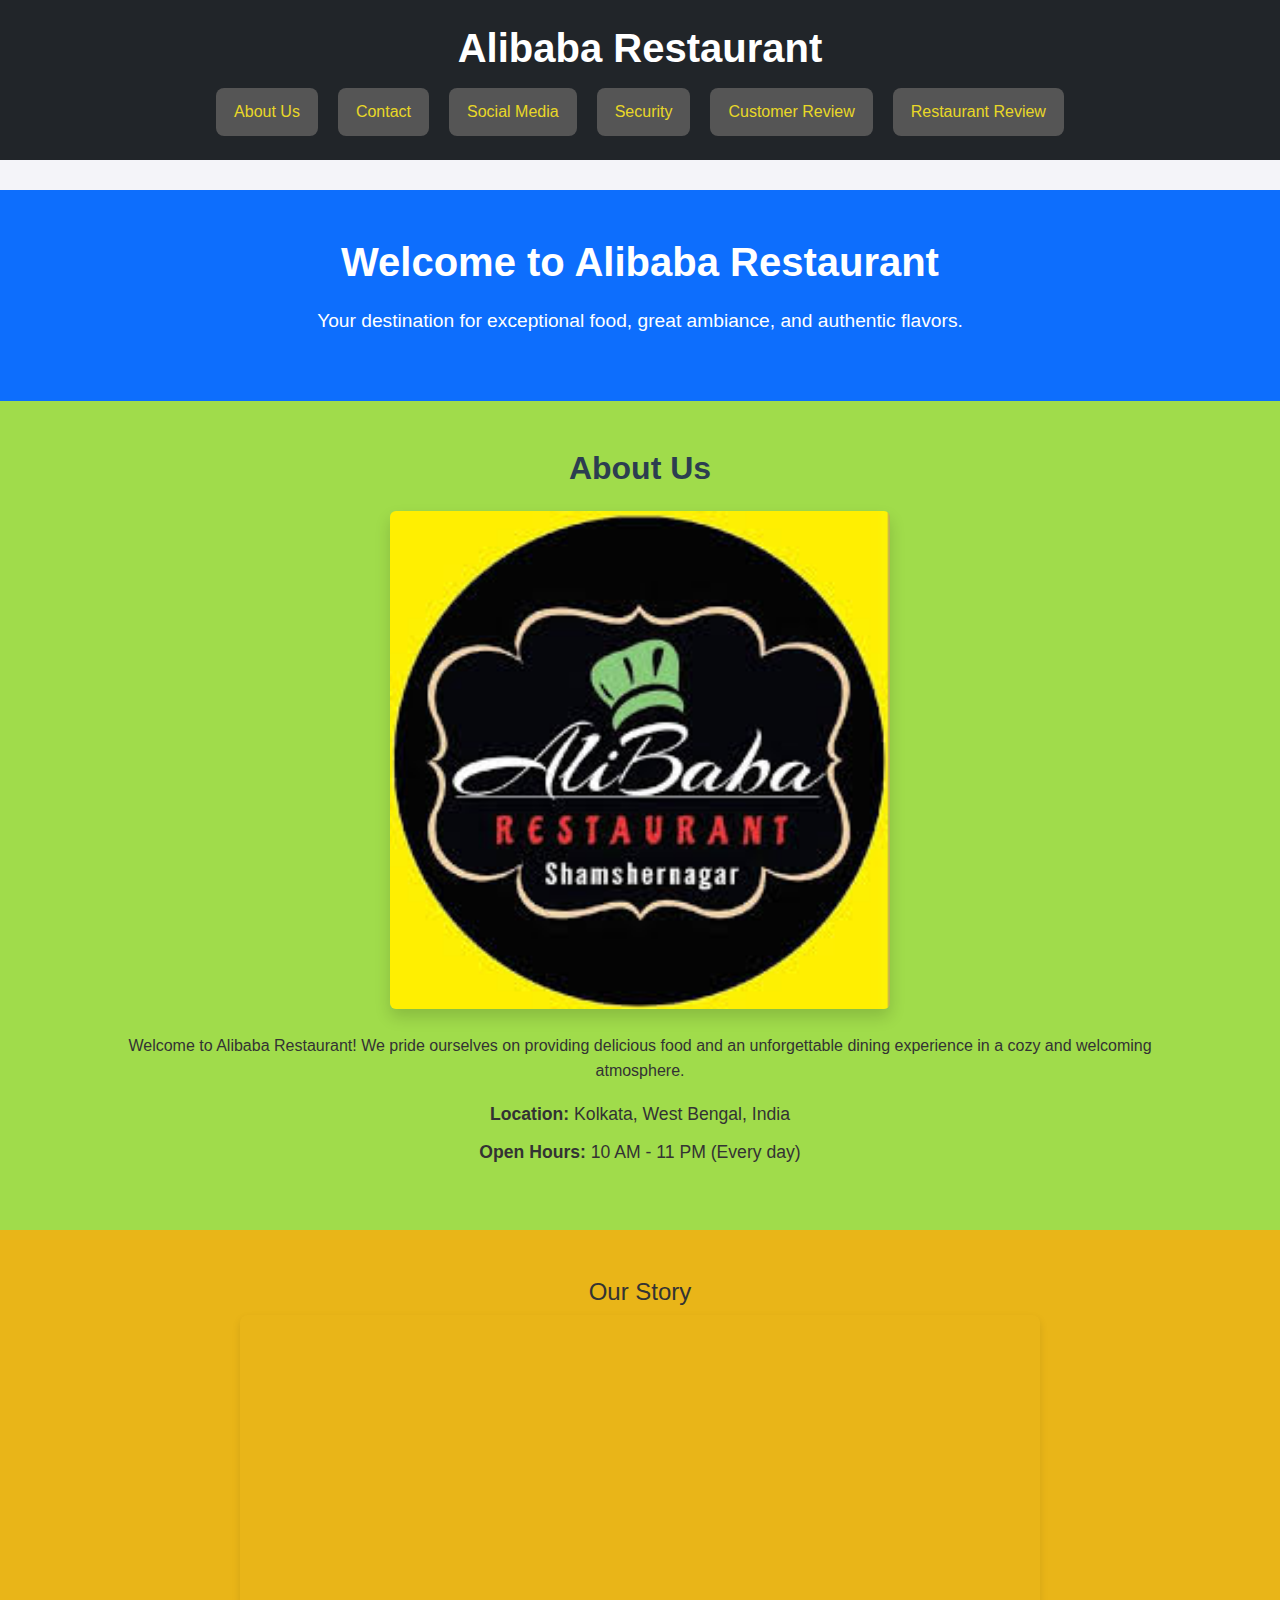
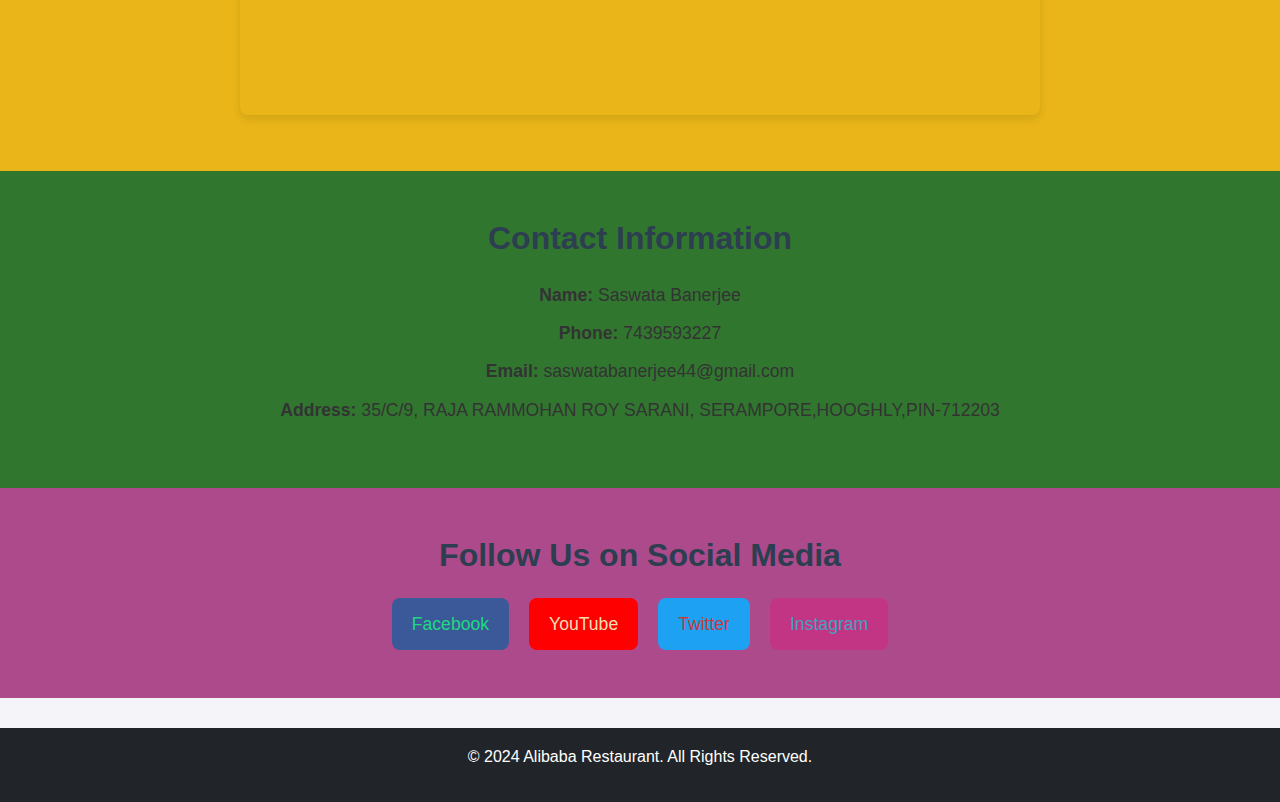
<file: index.html>
<!DOCTYPE html>
<html lang="en">

<head>
    <meta charset="UTF-8">
    <meta name="viewport" content="width=device-width, initial-scale=1.0">
    <title>Alibaba Restaurant</title>
    <!-- Bootstrap CSS -->
    <link href="https://cdn.jsdelivr.net/npm/bootstrap@5.3.0-alpha1/dist/css/bootstrap.min.css" rel="stylesheet">
    <!-- Custom CSS -->
    <link rel="stylesheet" href="styles.css">
</head>

<body>
    <!-- Header Section -->
    <header class="header bg-dark text-white py-4">
        <div class="container text-center">
            <h1 class="display-4">Alibaba Restaurant</h1>
            <nav class="navigation d-flex justify-content-center mt-3">
                <button class="btn btn-nav" onclick="scrollToSection('about-us')">About Us</button>
                <button class="btn btn-nav" onclick="scrollToSection('contact')">Contact</button>
                <button class="btn btn-nav" onclick="scrollToSection('social-media')">Social Media</button>
                <button class="btn btn-nav" onclick="window.location.href='SecurityPage.html'">Security</button>
                <button class="btn btn-nav" onclick="window.location.href='Cust_Review.html'">Customer Review</button>
                <button class="btn btn-nav" onclick="window.location.href='Rest_Review.html'">Restaurant Review</button>
            </nav>
        </div>
    </header>

    <!-- Main Content -->
    <main>
        <!-- Hero Section -->
        <section class="hero-section bg-primary text-white py-5">
            <div class="container text-center">
                <h2 class="display-4">Welcome to Alibaba Restaurant</h2>
                <p class="lead">Your destination for exceptional food, great ambiance, and authentic flavors.</p>
            </div>
        </section>

        <!-- About Us Section -->
        <section id="about-us" class="about-us-section py-5">
            <div class="container text-center">
                <h3 class="section-title mb-4">About Us</h3>
                <div class="about-us-content">
                    <img src="Alibaba_Restaurant.jpg" alt="Restaurant Image" class="img-fluid rounded shadow mb-4">
                    <p>Welcome to Alibaba Restaurant! We pride ourselves on providing delicious food and an unforgettable dining experience in a cozy and welcoming atmosphere.</p>
                </div>

                <div class="about-location-hours">
                    <ul class="list-unstyled">
                        <li><strong>Location:</strong> Kolkata, West Bengal, India</li>
                        <li><strong>Open Hours:</strong> 10 AM - 11 PM (Every day)</li>
                    </ul>
                </div>
            </div>
        </section>

        <!-- Our Story Section -->
        <section class="our-story py-5">
            <div class="container text-center">
                <h4>Our Story</h4>
                <div class="embed-responsive embed-responsive-16by9">
                   <iframe width="560" height="315" src="https://www.youtube.com/embed/9a5L6bep37A?si=GFO7-XukYBFs1k8t" title="YouTube video player" frameborder="0" allow="accelerometer; autoplay; clipboard-write; encrypted-media; gyroscope; picture-in-picture; web-share" referrerpolicy="strict-origin-when-cross-origin" allowfullscreen></iframe>
                </div>
            </div>
        </section>

        <!-- Contact Section -->
        <section id="contact" class="contact-info py-5">
            <div class="container text-center">
                <h3 class="section-title mb-4">Contact Information</h3>
                <ul class="list-unstyled">
                    <li><strong>Name:</strong> Saswata Banerjee</li>
                    <li><strong>Phone:</strong> 7439593227</li>
                    <li><strong>Email:</strong> saswatabanerjee44@gmail.com</li>
                    <li><strong>Address:</strong> 35/C/9, RAJA RAMMOHAN ROY SARANI, SERAMPORE,HOOGHLY,PIN-712203</li>
                </ul>
            </div>
        </section>

        <!-- Social Media Section -->
        <section id="social-media" class="social-media py-5">
            <div class="container text-center">
                <h3 class="section-title mb-4">Follow Us on Social Media</h3>
                <div class="social-media-buttons">
                    <a href="https://www.facebook.com/alibabarestauranten/" class="social-button btn-facebook" target="_blank">Facebook</a>
                    <a href="https://www.youtube.com/@Alibabarestaurantdongri" class="social-button btn-danger" target="_blank">YouTube</a>
                    <a href="https://twitter.com/alibabascuisine" class="social-button btn-info" target="_blank">Twitter</a>
                    <a href="https://www.instagram.com/alibabarestaurantlondon/" class="social-button btn-instagram" target="_blank">Instagram</a>
                </div>
            </div>
        </section>
    </main>

    <!-- Footer Section -->
    <footer class="footer bg-dark text-white py-3">
        <div class="container text-center">
            <p>&copy; 2024 Alibaba Restaurant. All Rights Reserved.</p>
        </div>
    </footer>

    <!-- Bootstrap JS and dependencies -->
    <script src="https://cdn.jsdelivr.net/npm/@popperjs/core@2.11.6/dist/umd/popper.min.js"></script>
    <script src="https://cdn.jsdelivr.net/npm/bootstrap@5.3.0-alpha1/dist/js/bootstrap.min.js"></script>

    <script>
        function scrollToSection(id) {
            document.getElementById(id).scrollIntoView({ behavior: 'smooth' });
        }

        function checkLoginAndRedirect(page) {
            const isLoggedIn = sessionStorage.getItem('loggedIn');
            if (isLoggedIn) {
                window.location.href = page;
            } else {
                alert("Please log in to access this page.");
                window.location.href = 'SecurityPage.html';
            }
        }
    </script>
</body>

</html>
</file>
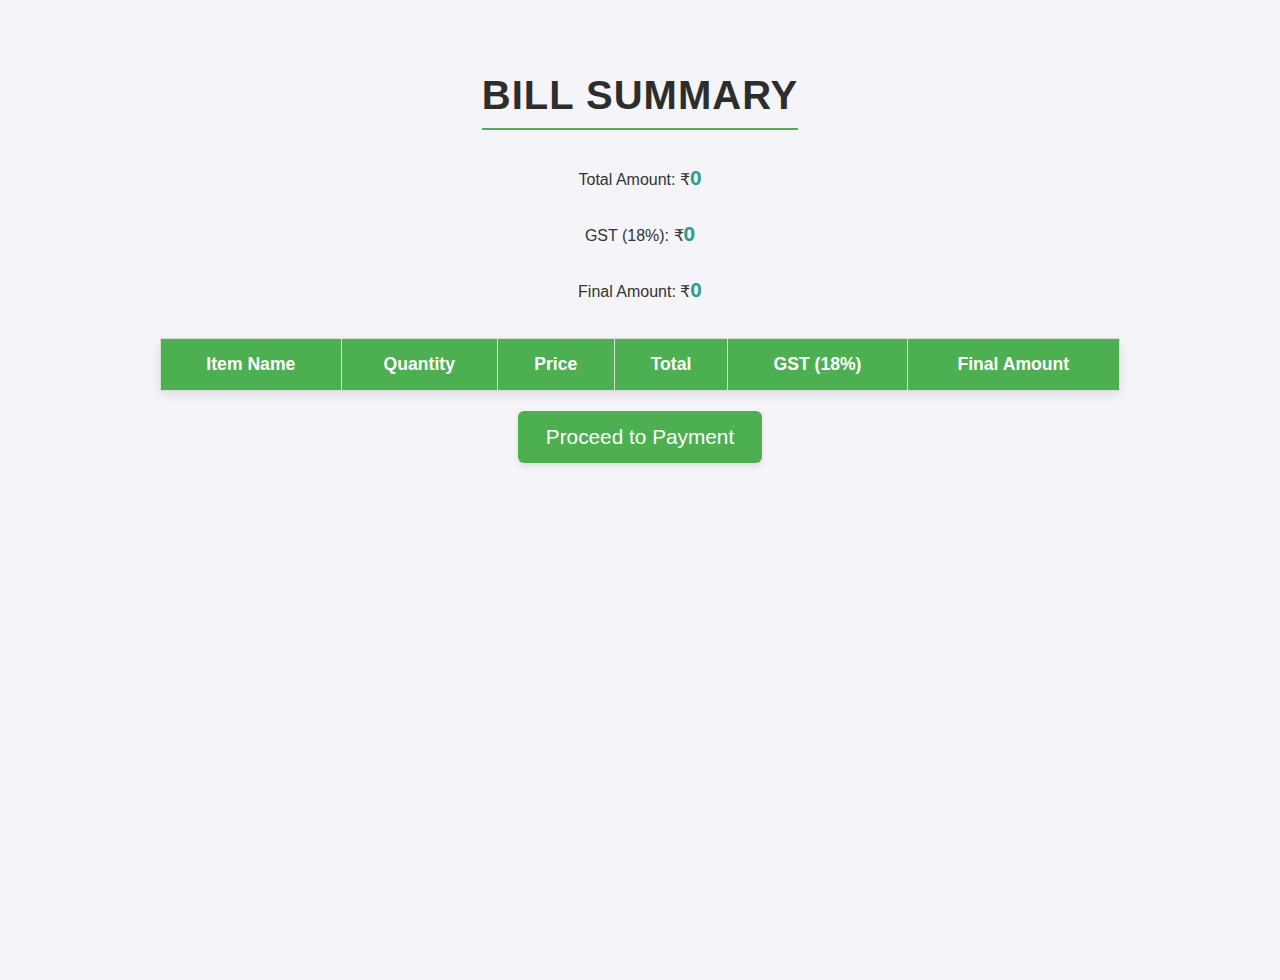
<file: BillPage.html>
<!DOCTYPE html>
<html lang="en">
<head>
    <meta charset="UTF-8">
    <meta name="viewport" content="width=device-width, initial-scale=1.0">
    <title>Bill Page</title>
    <link rel="stylesheet" href="styles8.css">
</head>
<body>

<h2>Bill Summary</h2>
<p>Total Amount: ₹<span id="totalAmount">0</span></p>
<p>GST (18%): ₹<span id="gstAmount">0</span></p>
<p>Final Amount: ₹<span id="finalAmount">0</span></p>

<table border="1">
    <thead>
        <tr>
            <th>Item Name</th>
            <th>Quantity</th>
            <th>Price</th>
            <th>Total</th>
            <th>GST (18%)</th>
            <th>Final Amount</th>
        </tr>
    </thead>
    <tbody id="billItems">
        <!-- Bill items will be dynamically added here -->
    </tbody>
</table>

<!-- Proceed to Payment Button -->
<div class="text-center mt-4">
    <button id="proceedToPayment" class="btn btn-success">Proceed to Payment</button>
</div>

<script>
    window.onload = function() {
        // Retrieve cart data from localStorage
        const cartData = JSON.parse(localStorage.getItem('cartData')) || {};

        let totalAmount = 0;
        let gstAmount = 0;
        let finalAmount = 0;

        const billItemsTable = document.getElementById('billItems');
        Object.values(cartData).forEach(item => {
            const row = document.createElement('tr');
            const itemTotal = item.price * item.quantity;
            const itemGst = itemTotal * 0.18;
            const itemFinalAmount = itemTotal + itemGst;

            totalAmount += itemTotal;
            gstAmount += itemGst;
            finalAmount += itemFinalAmount;

            row.innerHTML = `
                <td>${item.name}</td>
                <td>${item.quantity}</td>
                <td>₹${item.price}</td>
                <td>₹${itemTotal}</td>
                <td>₹${itemGst}</td>
                <td>₹${itemFinalAmount}</td>
            `;
            billItemsTable.appendChild(row);
        });

        // Update the total, GST, and final amount in the summary
        document.getElementById('totalAmount').textContent = totalAmount;
        document.getElementById('gstAmount').textContent = gstAmount;
        document.getElementById('finalAmount').textContent = finalAmount;

        // Proceed to Payment button event listener
        document.getElementById('proceedToPayment').addEventListener('click', function () {
            // Redirect to Payment Options page
            window.location.href = 'Payment.html';
        });
    };
</script>

</body>
</html>
</file>
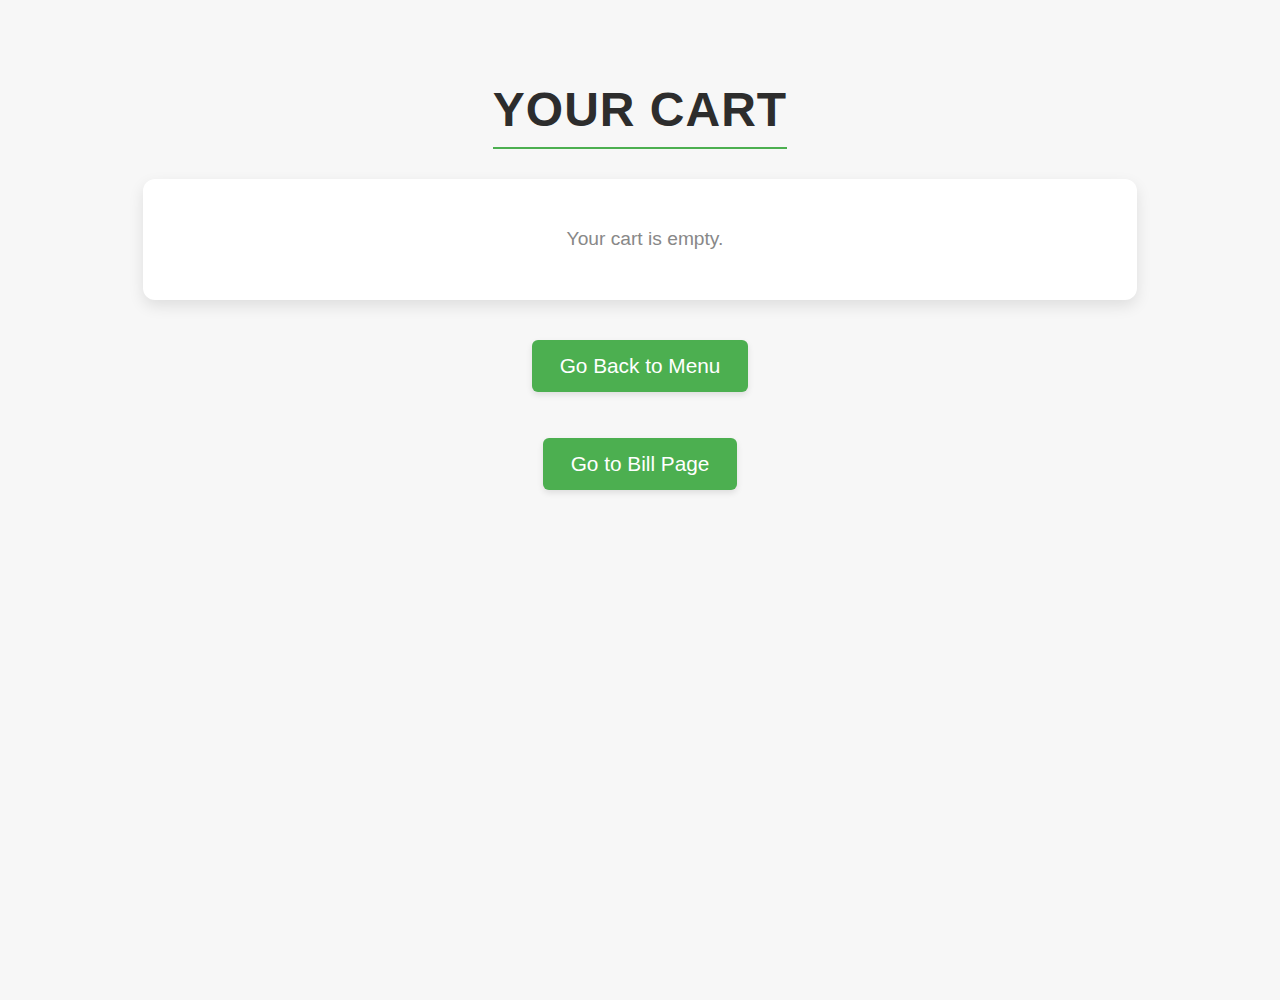
<file: CartPage.html>
<!DOCTYPE html>
<html lang="en">
<head>
    <meta charset="UTF-8">
    <meta name="viewport" content="width=device-width, initial-scale=1.0">
    <title>Cart Page</title>
    <!-- Custom Stylesheet -->
    <link rel="stylesheet" href="styles7.css">
</head>
<body>
    <h1>Your Cart</h1>
    <div id="cart-items"></div>

    <button onclick="goBackToMenu()">Go Back to Menu</button>

    <br><br>
    <!-- Button to navigate to Bill Page -->
    <div class="d-flex justify-content-center mt-5">
        <button class="btn btn-warning btn-lg" onclick="goToBillPage()">Go to Bill Page</button>
    </div>

    <script>
        // Function to load and display cart items
        function loadCart() {
            const cart = JSON.parse(localStorage.getItem('cart')) || [];
            const cartContainer = document.getElementById('cart-items');
            cartContainer.innerHTML = '';

            if (cart.length === 0) {
                cartContainer.innerHTML = '<p>Your cart is empty.</p>';
            } else {
                cart.forEach((item, index) => {
                    const itemDiv = document.createElement('div');
                    itemDiv.innerHTML = `
                        <p>Item Name: ${item.itemName}</p>
                        <p>Item Price: ₹${item.itemPrice}</p>
                        <p>Quantity: ${item.itemQuantity}</p>
                        <button onclick="removeFromCart(${index})">Remove</button>
                    `;
                    cartContainer.appendChild(itemDiv);
                });
            }
        }

        // Function to remove an item from the cart
        function removeFromCart(index) {
            const cart = JSON.parse(localStorage.getItem('cart')) || [];
            cart.splice(index, 1); // Remove item at index
            localStorage.setItem('cart', JSON.stringify(cart)); // Update localStorage
            loadCart(); // Reload the cart display
        }

        // Load the cart when the page loads
        window.onload = loadCart;

        // Function to navigate back to the menu page
        function goBackToMenu() {
            window.location.href = 'Price & Menu_Page.html';
        }

        // Function to add items to cart
        function addToCart(itemId, itemName, itemPrice) {
            const cart = JSON.parse(localStorage.getItem('cart')) || [];

            // Check if the item already exists in the cart
            const existingItem = cart.find(item => item.itemId === itemId);
            if (existingItem) {
                existingItem.itemQuantity += 1; // Increase quantity
            } else {
                // Add new item to cart
                cart.push({
                    itemId,
                    itemName,
                    itemPrice,
                    itemQuantity: 1
                });
            }

            // Save updated cart in localStorage
            localStorage.setItem('cart', JSON.stringify(cart));
        }

        // Function to navigate to Bill Page
        function goToBillPage() {
            const cart = JSON.parse(localStorage.getItem('cart')) || [];
            const menuItems = {};

            // Loop through cart items and store them in the menuItems object
            cart.forEach(item => {
                menuItems[item.itemId] = {
                    name: item.itemName,
                    price: item.itemPrice,
                    quantity: item.itemQuantity,
                    total: item.itemPrice * item.itemQuantity
                };
            });

            // Store the cart data in localStorage for Bill Page
            localStorage.setItem('cartData', JSON.stringify(menuItems));

            // Redirect to Bill Page
            window.location.href = 'BillPage.html';
        }
    </script>
</body>
</html>
</file>
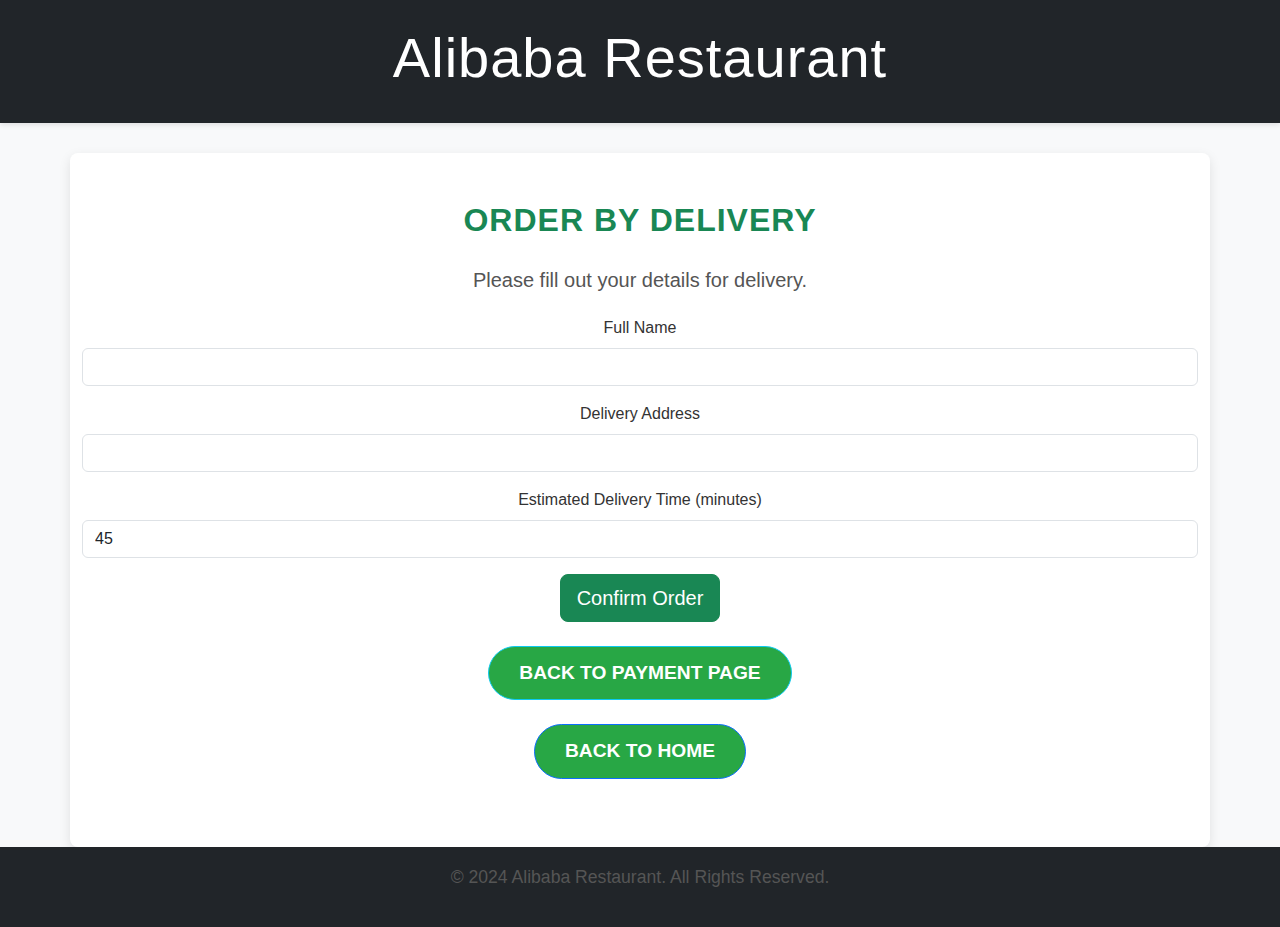
<file: Confirmation.html>
<!DOCTYPE html>
<html lang="en">
<head>
    <meta charset="UTF-8">
    <meta name="viewport" content="width=device-width, initial-scale=1.0">
    <title>Order Confirmation - Alibaba Restaurant</title>
    <link href="https://cdn.jsdelivr.net/npm/bootstrap@5.3.0-alpha1/dist/css/bootstrap.min.css" rel="stylesheet">
    <link rel="stylesheet" href="styles6.css">
</head>
<body>
    <!-- Header -->
    <header class="bg-dark text-white py-4 text-center">
        <h1 class="display-4">Alibaba Restaurant</h1>
    </header>

    <!-- Content -->
    <main class="container py-5">
        <section class="text-center">
            <h2 class="text-success mb-4">Order Confirmation</h2>

            <!-- Order Details Card -->
            <div id="orderDetails" class="card mx-auto my-4 shadow-sm" style="max-width: 500px;">
                <div class="card-body">
                    <h5 class="card-title text-center">Order Details</h5>
                    <!-- Order details will be inserted dynamically here -->
                    <p><strong>Order Number:</strong> <span id="orderNumber"></span></p>
                    <p><strong>Customer Name:</strong> <span id="customerName"></span></p>
                    <p><strong>Delivery Address:</strong> <span id="deliveryAddress"></span></p>
                    <p><strong>Estimated Delivery Time:</strong> <span id="estimatedDeliveryTime"></span></p>
                    <p class="text-muted">Please be ready with cash or card for payment upon delivery.</p>
                </div>
            </div>
            <br>
             
            <p><a href="index.html" class="btn btn-primary btn-lg">Back to Home</a></p>
            <a href="Order_By_Delivery.html" class="btn btn-info">Back to Order</a>
        </section>
    </main>

    <!-- Footer -->
    <footer class="bg-dark text-white py-3 text-center">
        <p>© 2024 Alibaba Restaurant. All Rights Reserved.</p>
    </footer>

    <script>
        // Retrieve order details from localStorage
        const orderDetails = JSON.parse(localStorage.getItem('orderDetails'));

        if (orderDetails) {
            // Populate the confirmation page with order data
            document.getElementById('orderNumber').textContent = orderDetails.orderNumber;
            document.getElementById('customerName').textContent = orderDetails.customerName;
            document.getElementById('deliveryAddress').textContent = orderDetails.deliveryAddress;
            document.getElementById('estimatedDeliveryTime').textContent = orderDetails.deliveryTime + ' minutes';
        } else {
            // If no order data, redirect to the Order page
            window.location.href = 'Order_By_Delivery.html';
        }
    </script>
</body>
</html>
</file>
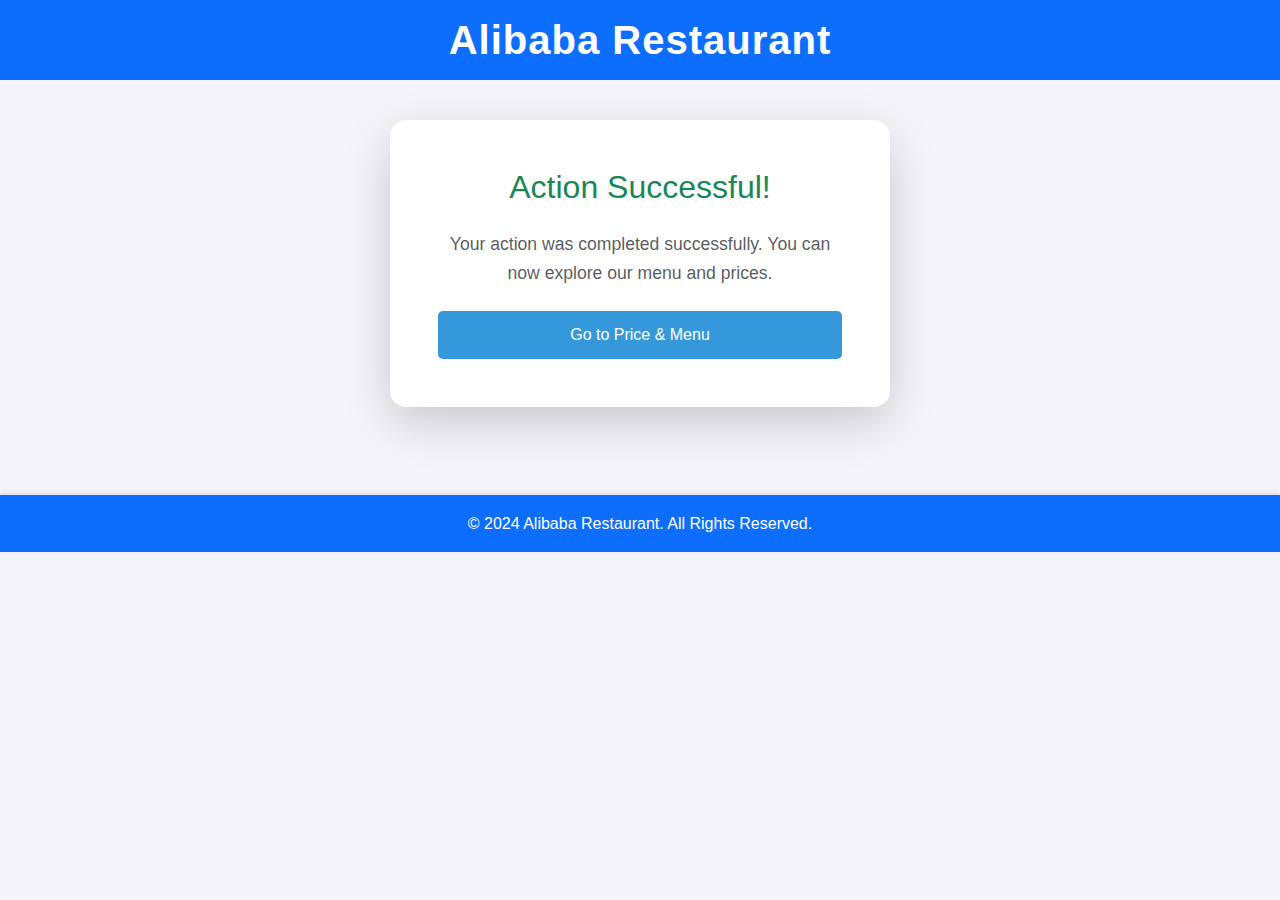
<file: ConfirmationPage.html>
<!DOCTYPE html>
<html lang="en">

<head>
    <meta charset="UTF-8">
    <meta name="viewport" content="width=device-width, initial-scale=1.0">
    <meta http-equiv="X-UA-Compatible" content="IE=edge">
    <title>Confirmation Page - Alibaba Restaurant</title>
    <!-- External Bootstrap Link -->
    <link href="https://cdn.jsdelivr.net/npm/bootstrap@5.3.0-alpha1/dist/css/bootstrap.min.css" rel="stylesheet">
    <!-- External Stylesheet link -->
    <link rel="stylesheet" href="styles3.css">
</head>

<body>
    <!-- Header Section -->
    <header class="bg-primary text-white py-3">
        <div class="container">
            <div class="d-flex justify-content-center">
                <h1 class="m-0">Alibaba Restaurant</h1>
            </div>
        </div>
    </header>

    <!-- Main Content Section -->
    <main>
        <div class="container d-flex justify-content-center align-items-center min-vh-50">
            <div class="confirmation-box text-center shadow-lg rounded-4 p-5">
                <h2 class="text-success mb-4">Action Successful!</h2>
                <p class="lead text-muted mb-4">Your action was completed successfully. You can now explore our menu and prices.</p>
                <a href="Price & Menu_Page.html" class="btn btn-primary btn-lg" role="button">Go to Price & Menu</a>
            </div>
        </div>
    </main>

    <!-- Footer Section -->
    <footer class="bg-primary text-white text-center py-3 mt-5">
        <p class="m-0">© 2024 Alibaba Restaurant. All Rights Reserved.</p>
    </footer>

    <!-- External Bootstrap JS and Popper (Required for Bootstrap components) -->
    <script src="https://cdn.jsdelivr.net/npm/@popperjs/core@2.11.6/dist/umd/popper.min.js"></script>
    <script src="https://cdn.jsdelivr.net/npm/bootstrap@5.3.0-alpha1/dist/js/bootstrap.min.js"></script>
</body>

</html>
</file>
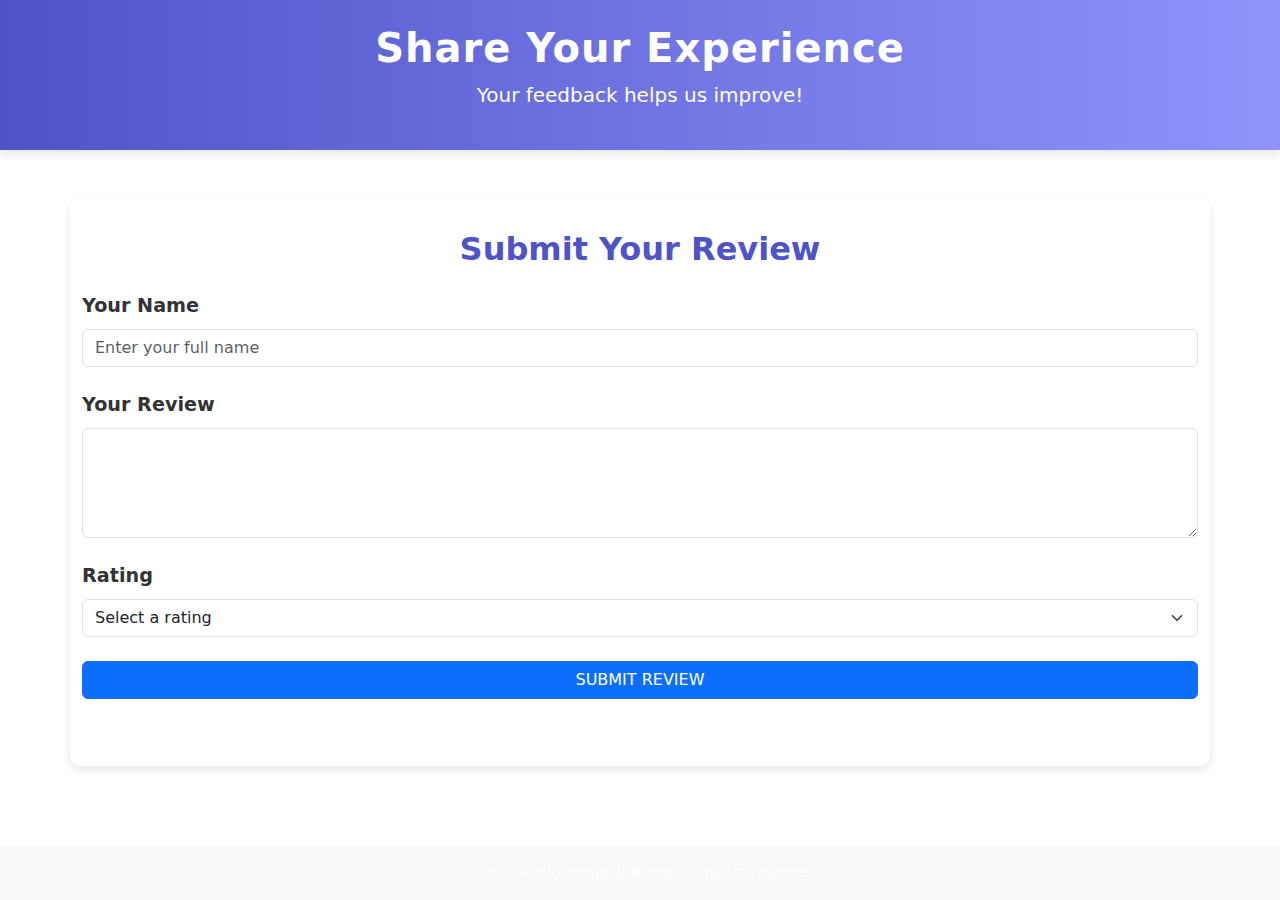
<file: Cust_Review.html>
<!DOCTYPE html>
<html lang="en">
<head>
    <meta charset="UTF-8">
    <meta name="viewport" content="width=device-width, initial-scale=1.0">
    <title>Customer Review</title>
    <link rel="stylesheet" href="styles9.css">
    <link href="https://cdn.jsdelivr.net/npm/bootstrap@5.3.0-alpha1/dist/css/bootstrap.min.css" rel="stylesheet">
        

</head>
<body>
    <header class="py-4">
        <div class="container text-center">
            <h1>Share Your Experience</h1>
            <p class="lead">Your feedback helps us improve!</p>
        </div>
    </header>
    <main class="container mt-5">
        <h2 class="text-center mb-4">Submit Your Review</h2>
        <form id="reviewForm">
            <div class="mb-4">
                <label for="name" class="form-label">Your Name</label>
                <input 
                    type="text" 
                    id="name" 
                    class="form-control" 
                    placeholder="Enter your full name" 
                    required>
            </div>
            <div class="mb-4">
                <label for="review" class="form-label">Your Review</label>
                <textarea 
                    id="review" 
                    class="form-control" 
                    placeholder="Write your review here" 
                    rows="4" 
                    required>
                </textarea>
            </div>
            <div class="mb-4">
                <label for="rating" class="form-label">Rating</label>
                <select id="rating" class="form-select" required>
                    <option value="" disabled selected>Select a rating</option>
                    <option value="5">5 - Excellent</option>
                    <option value="4">4 - Good</option>
                    <option value="3">3 - Average</option>
                    <option value="2">2 - Poor</option>
                    <option value="1">1 - Very Poor</option>
                </select>
            </div>
            <div class="d-grid">
                <button type="submit" class="btn btn-primary">Submit Review</button>
            </div>
        </form>
    </main>
    <footer class="text-center py-3 mt-5 bg-light">
        <p class="mb-0">© 2024 Your Company Name. All rights reserved.</p>
    </footer>
    <script>
        document.addEventListener('DOMContentLoaded', () => {
            const reviewForm = document.getElementById('reviewForm');
            
            reviewForm.addEventListener('submit', (e) => {
                e.preventDefault();
                
                // Get form values
                const name = document.getElementById('name').value.trim();
                const review = document.getElementById('review').value.trim();
                const rating = document.getElementById('rating').value;
                
                // Validate inputs
                if (!name || !review || !rating) {
                    alert('Please fill out all fields.');
                    return;
                }

                // Save review to localStorage
                const reviews = JSON.parse(localStorage.getItem('reviews')) || [];
                reviews.push({ name, review, rating });
                localStorage.setItem('reviews', JSON.stringify(reviews));

                // Redirect to Rest_Review.html
                window.location.href = 'Rest_Review.html';
            });
        });
    </script>
</body>
</html>
</file>
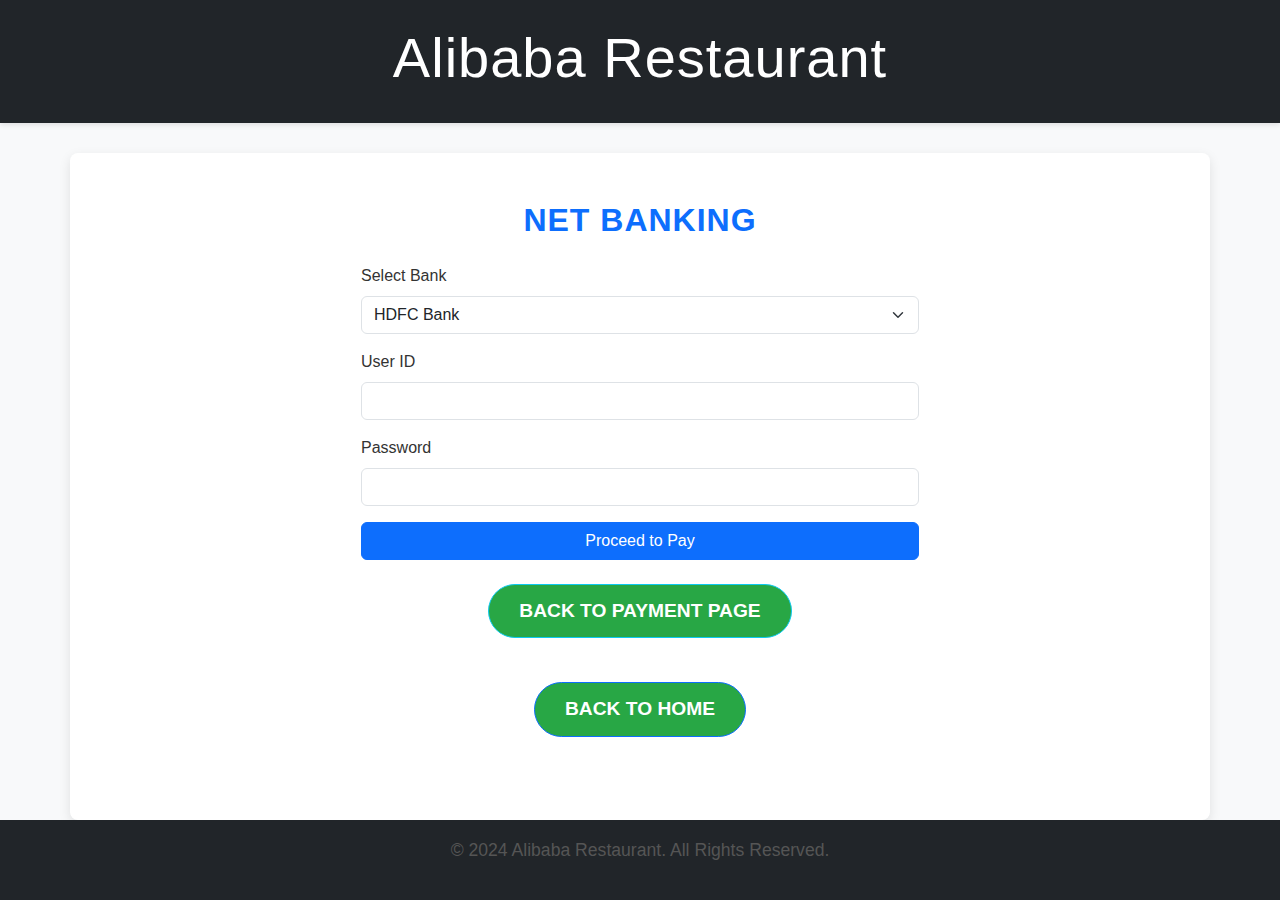
<file: Net_Banking.html>
<!DOCTYPE html>
<html lang="en">
<head>
    <meta charset="UTF-8">
    <meta name="viewport" content="width=device-width, initial-scale=1.0">
    <title>Net Banking - Alibaba Restaurant</title>
    <link href="https://cdn.jsdelivr.net/npm/bootstrap@5.3.0-alpha1/dist/css/bootstrap.min.css" rel="stylesheet">
    <link rel="stylesheet" href="styles6.css">
</head>
<body>
    <!-- Header -->
    <header class="bg-dark text-white py-4 text-center">
        <h1 class="display-4">Alibaba Restaurant</h1>
    </header>

    <!-- Content -->
    <main class="container py-5">
        <section>
            <h2 class="text-primary text-center mb-4">Net Banking</h2>
            <form class="w-50 mx-auto">
                <div class="mb-3">
                    <label for="bankName" class="form-label">Select Bank</label>
                    <select id="bankName" class="form-select">
                        <option value="hdfc">HDFC Bank</option>
                        <option value="sbi">State Bank of India</option>
                        <option value="icici">ICICI Bank</option>
                        <option value="axis">Axis Bank</option>
                    </select>
                </div>
                <div class="mb-3">
                    <label for="userId" class="form-label">User ID</label>
                    <input type="text" id="userId" class="form-control" required>
                </div>
                <div class="mb-3">
                    <label for="password" class="form-label">Password</label>
                    <input type="password" id="password" class="form-control" required>
                </div>
                <button type="submit" class="btn btn-primary w-100">Proceed to Pay</button>
            </form>
            <!-- Back to Home Button -->
             <br>
             <p><a href="Payment.html" class="btn btn-info">Back to Payment Page</a></p>
             <br>
            <p><a href="index.html" class="btn btn-primary btn-lg">Back to Home</a></p>
        </section>
    </main>

    <!-- Footer -->
    <footer class="bg-dark text-white py-3 text-center">
        <p>© 2024 Alibaba Restaurant. All Rights Reserved.</p>
    </footer>
</body>
</html>
</file>
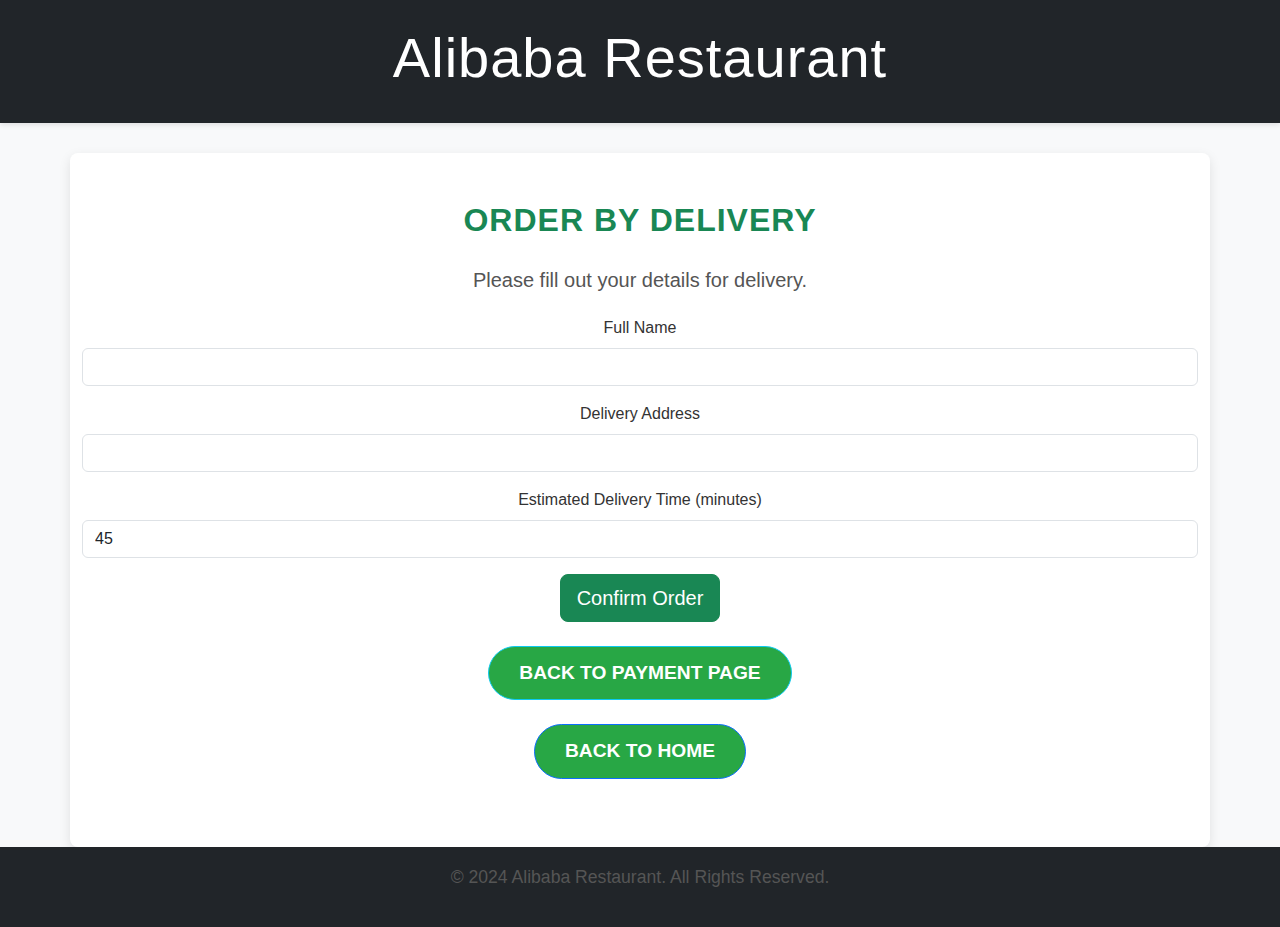
<file: Order_By_Delivery.html>
<!DOCTYPE html>
<html lang="en">
<head>
    <meta charset="UTF-8">
    <meta name="viewport" content="width=device-width, initial-scale=1.0">
    <title>Order By Delivery - Alibaba Restaurant</title>
    <link href="https://cdn.jsdelivr.net/npm/bootstrap@5.3.0-alpha1/dist/css/bootstrap.min.css" rel="stylesheet">
    <link rel="stylesheet" href="styles6.css">
</head>
<body>
    <!-- Header -->
    <header class="bg-dark text-white py-4 text-center">
        <h1 class="display-4">Alibaba Restaurant</h1>
    </header>

    <!-- Content -->
    <main class="container py-5">
        <section class="text-center">
            <h2 class="text-success mb-4">Order By Delivery</h2>
            <p class="lead">Please fill out your details for delivery.</p>

            <!-- Order Form -->
            <form id="orderForm">
                <div class="mb-3">
                    <label for="customerName" class="form-label">Full Name</label>
                    <input type="text" class="form-control" id="customerName" required>
                </div>

                <div class="mb-3">
                    <label for="deliveryAddress" class="form-label">Delivery Address</label>
                    <input type="text" class="form-control" id="deliveryAddress" required>
                </div>

                <div class="mb-3">
                    <label for="deliveryTime" class="form-label">Estimated Delivery Time (minutes)</label>
                    <input type="number" class="form-control" id="deliveryTime" value="45" required>
                </div>

                <button type="submit" class="btn btn-success btn-lg">Confirm Order</button>
            </form>
            <br>
            <a href="Payment.html" class="btn btn-info">Back to Payment Page</a>
            <br>
            <br>
            <p class="text-center">
                <a href="index.html" class="btn btn-primary btn-lg">Back to Home</a>
            </p>
        </section>
    </main>

    <!-- Footer -->
    <footer class="bg-dark text-white py-3 text-center">
        <p>© 2024 Alibaba Restaurant. All Rights Reserved.</p>
    </footer>

    <script>
        // Handle form submission
        document.getElementById('orderForm').addEventListener('submit', function(event) {
            event.preventDefault(); // Prevent form from submitting

            // Get the form data
            const customerName = document.getElementById('customerName').value;
            const deliveryAddress = document.getElementById('deliveryAddress').value;
            const deliveryTime = document.getElementById('deliveryTime').value;

            // Generate a unique order number (using Date.now() to get a unique value)
            const orderNumber = 'ORD-' + Date.now();

            // Save order data to localStorage
            const orderDetails = {
                orderNumber,
                customerName,
                deliveryAddress,
                deliveryTime
            };
            localStorage.setItem('orderDetails', JSON.stringify(orderDetails));

            // Redirect to the confirmation page
            window.location.href = 'Confirmation.html';
        });
    </script>
</body>
</html>
</file>
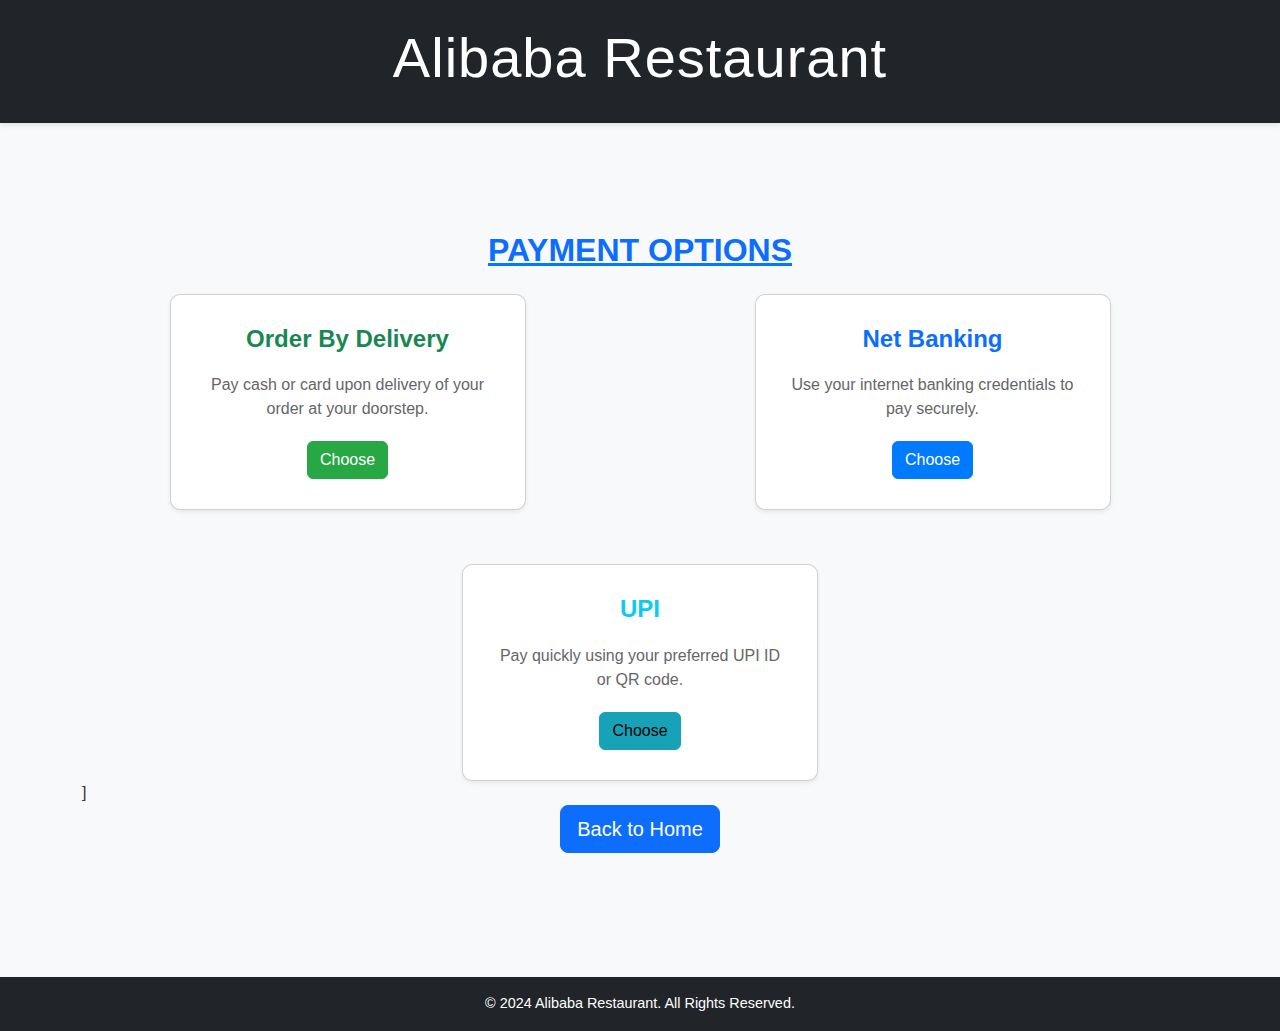
<file: Payment.html>
<!DOCTYPE html>
<html lang="en">
<head>
    <meta charset="UTF-8">
    <meta name="viewport" content="width=device-width, initial-scale=1.0">
    <title>Payment Options - Alibaba Restaurant</title>
    <link href="https://cdn.jsdelivr.net/npm/bootstrap@5.3.0-alpha1/dist/css/bootstrap.min.css" rel="stylesheet">
    <link rel="stylesheet" href="styles5.css">
</head>
<body>

    <!-- Header Section -->
    <header class="bg-dark text-white py-4">
        <div class="container text-center">
            <h1 class="display-4 font-weight-bold">Alibaba Restaurant</h1>
        </div>
    </header>

    <!-- Payment Options Section -->
    <main class="container py-5">
        <section class="payment-options-section">
            <h2 class="text-primary text-center mb-4"><u><b>Payment Options</b></u></h2>

            <!-- Payment Options Cards -->
            <div class="row g-4">
                <!-- Order By Delivery -->
                <div class="col-md-4">
                    <div class="card h-100 shadow-sm">
                        <div class="card-body text-center">
                            <h5 class="card-title text-success">Order By Delivery</h5>
                            <p class="card-text">
                                Pay cash or card upon delivery of your order at your doorstep.
                            </p>
                            <button id="deliveryPayment" class="btn btn-success">Choose</button>
                        </div>
                    </div>
                </div>

                <!-- Net Banking -->
                <div class="col-md-4">
                    <div class="card h-100 shadow-sm">
                        <div class="card-body text-center">
                            <h5 class="card-title text-primary">Net Banking</h5>
                            <p class="card-text">
                                Use your internet banking credentials to pay securely.
                            </p>
                            <button id="netBankingPayment" class="btn btn-primary">Choose</button>
                        </div>
                    </div>
                </div>

                <!-- UPI -->
                <div class="col-md-4">
                    <div class="card h-100 shadow-sm">
                        <div class="card-body text-center">
                            <h5 class="card-title text-info">UPI</h5>
                            <p class="card-text">
                                Pay quickly using your preferred UPI ID or QR code.
                            </p>
                            <button id="upiPayment" class="btn btn-info">Choose</button>
                        </div>
                    </div>
                </div>
            </div>
            ]<p class="text-center">
                <a href="index.html" class="btn btn-primary btn-lg">Back to Home</a>
            </p>
            
        </section>
    </main>

    <!-- Footer Section -->
    <footer class="bg-dark text-white py-3 text-center">
        <p class="m-0">© 2024 Alibaba Restaurant. All Rights Reserved.</p>
    </footer>

    <!-- Bootstrap JS and Popper -->
    <script src="https://cdn.jsdelivr.net/npm/@popperjs/core@2.11.6/dist/umd/popper.min.js"></script>
    <script src="https://cdn.jsdelivr.net/npm/bootstrap@5.3.0-alpha1/dist/js/bootstrap.min.js"></script>

    <!-- Custom Script -->
    <script>
        document.getElementById('deliveryPayment').addEventListener('click', function () {
            alert('You selected "Order By Delivery". Please ensure payment is ready upon delivery.');
            window.location.href = 'Order_By_Delivery.html';
        });

        document.getElementById('netBankingPayment').addEventListener('click', function () {
            window.location.href = 'Net_Banking.html';
        });

        document.getElementById('upiPayment').addEventListener('click', function () {
            window.location.href = 'UPI.html';
        });
    </script>
</body>
</html>
</file>
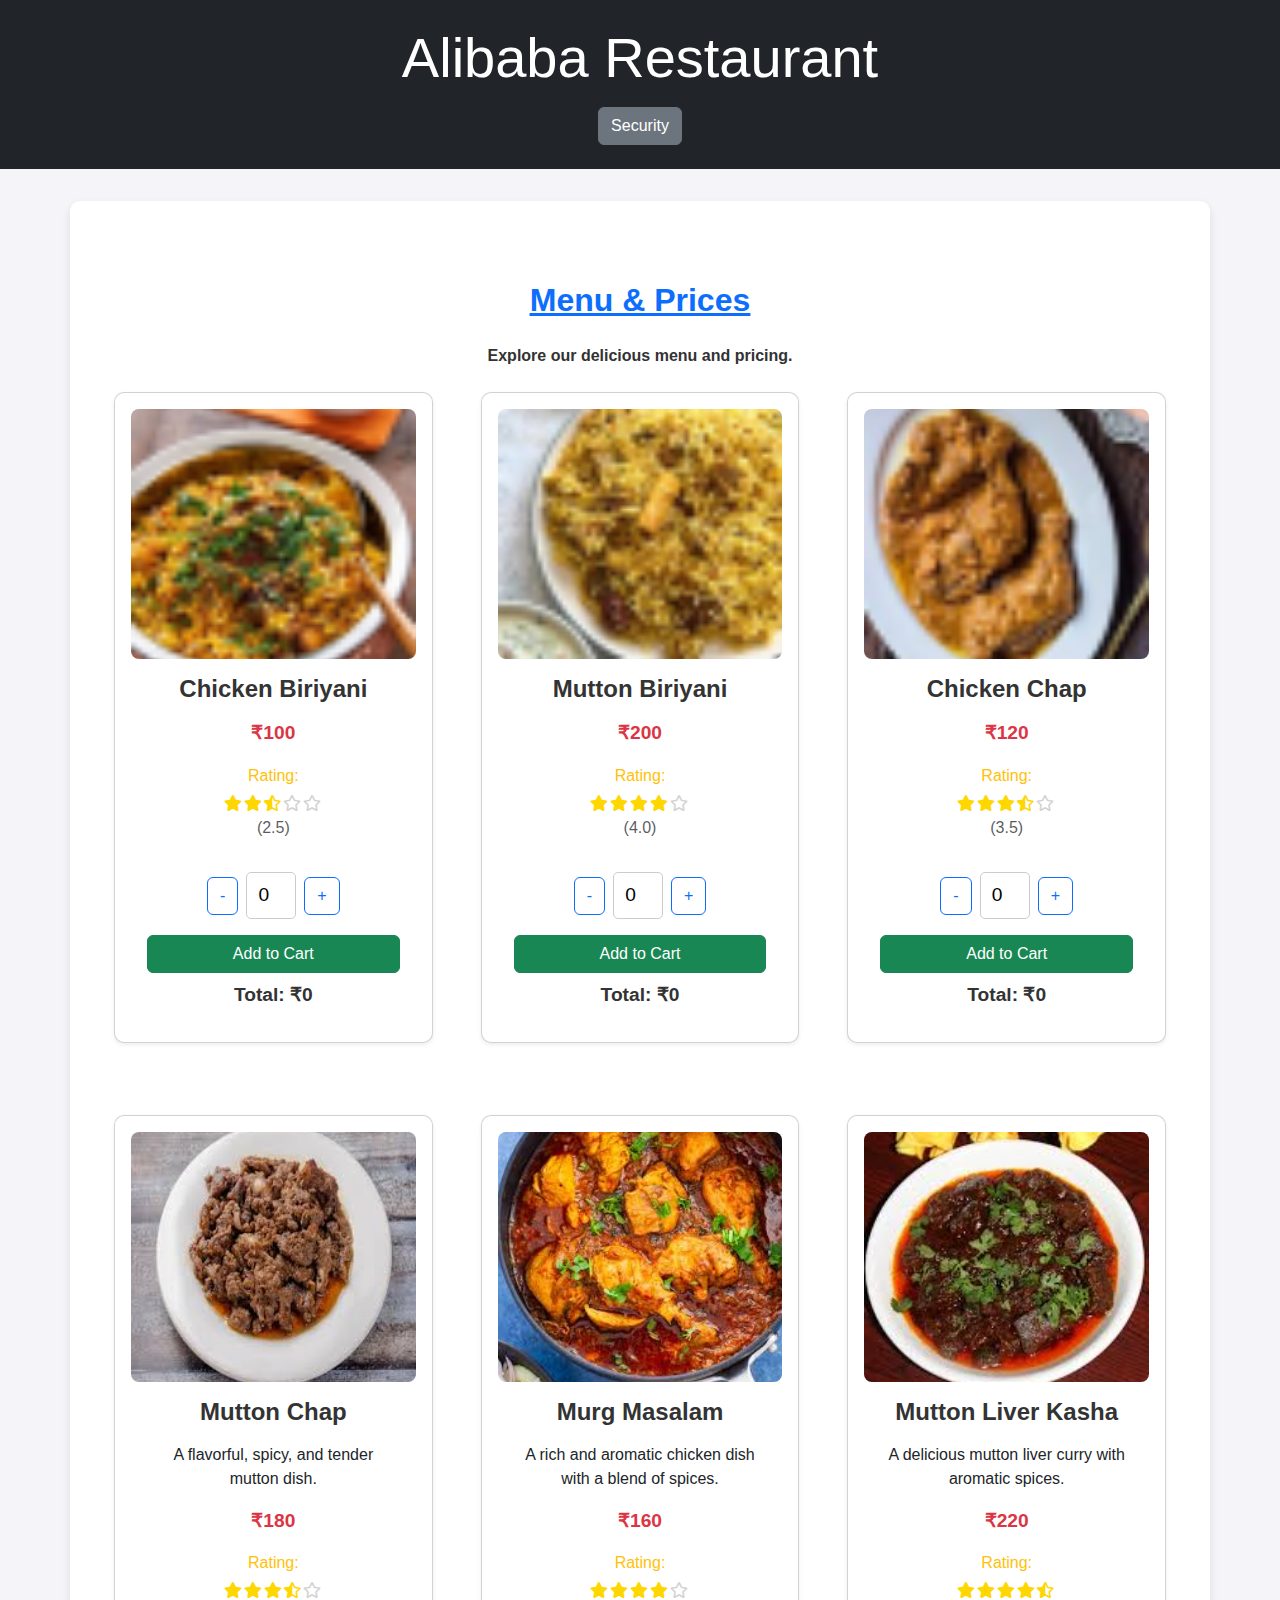
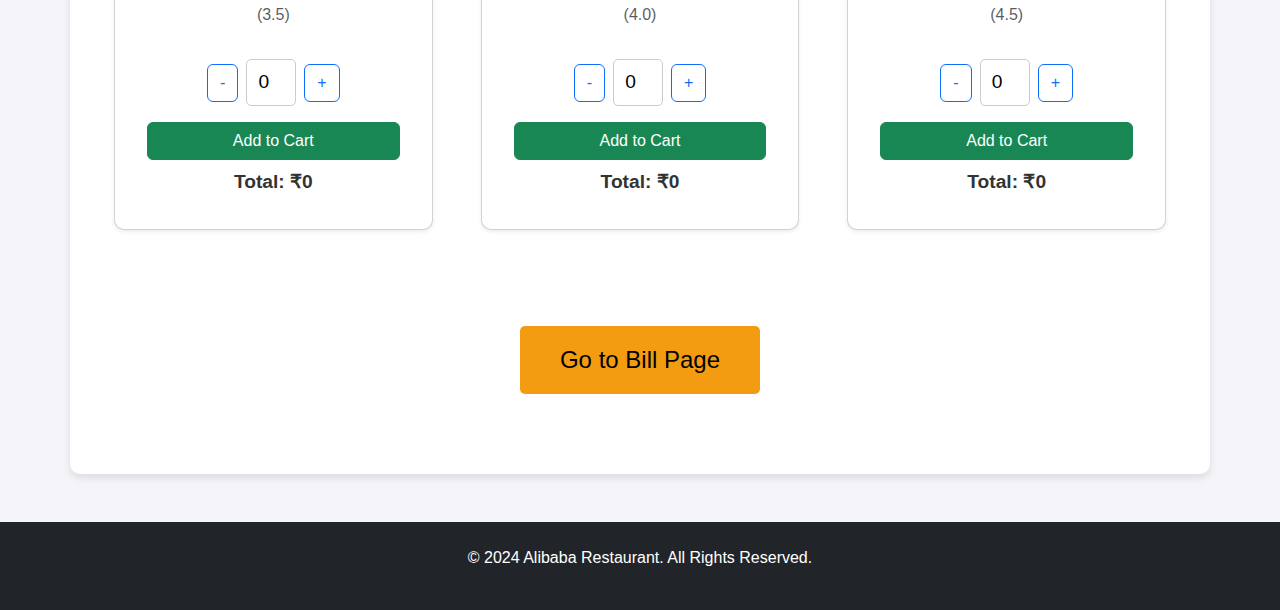
<file: Price & Menu_Page.html>
<!DOCTYPE html>
<html lang="en">

<head>
    <meta charset="UTF-8">
    <meta name="viewport" content="width=device-width, initial-scale=1.0">
    <title>Price & Menu - Alibaba Restaurant</title>
    <!-- Bootstrap CSS Link -->
    <link href="https://cdn.jsdelivr.net/npm/bootstrap@5.3.0-alpha1/dist/css/bootstrap.min.css" rel="stylesheet">
    <!-- Font Awesome for Star Icons -->
    <link href="https://cdnjs.cloudflare.com/ajax/libs/font-awesome/5.15.4/css/all.min.css" rel="stylesheet"/>
    
    <!-- Custom Stylesheet -->
    <link rel="stylesheet" href="styles4.css">

  
</head>

<body>

    <!-- Header Section -->
    <header class="bg-dark text-white py-4">
        <div class="container text-center">
            <h1 class="display-4 font-weight-bold">Alibaba Restaurant</h1>
            <nav class="mt-3">
                <button class="btn btn-secondary mx-2" onclick="window.location.href='SecurityPage.html'">Security</button>
            </nav>
        </div>
    </header>

    <!-- Main Content Section -->
    <main class="container py-5">
        <section class="menu-section">
            <div class="menu-header text-center mb-4">
                <h2 class="text-primary"><u><b>Menu & Prices</b></u></h2>
                <p><b>Explore our delicious menu and pricing.</b></p>
            </div>

            <div class="row g-4">
                <!-- Menu Item 1: Chicken Biriyani -->
                <div class="col-md-4">
                    <div class="menu-item card shadow-sm p-3 text-center">
                        <img src="Chicken_Biriyani.jpg" alt="Chicken Biriyani" class="card-img-top rounded-3" style="height: 250px; object-fit: cover;">
                        <div class="card-body">
                            <h5 class="card-title">Chicken Biriyani</h5>
                            <p class="card-text"></p>
                            <p class="price text-danger font-weight-bold">₹100</p>
                            <div class="rating-container text-warning mb-2">
                                <p class="mb-1">Rating:</p>
                                <span id="stars1" class="rating"></span>
                                <br>
                                <span class="rating-value text-muted">(2.5)</span> <!-- Numeric rating -->
                            </div>

                            <div class="quantity-container d-flex justify-content-center align-items-center mb-3">
                                <button class="btn btn-outline-primary" onclick="decreaseQuantity(1)">-</button>
                                <input type="number" id="quantity1" value="0" min="0" max="5" class="quantity-input mx-2" onchange="updatePrice()">
                                <button class="btn btn-outline-primary" onclick="increaseQuantity(1)">+</button>
                            </div>
                            <button class="btn btn-success w-100" onclick="addToCart(1)">Add to Cart</button>
                            <span class="total-amount d-block mt-2" id="total1">Total: ₹0</span>
                        </div>
                    </div>
                </div>

                <!-- Menu Item 2: Mutton Biriyani -->
                <div class="col-md-4">
                    <div class="menu-item card shadow-sm p-3 text-center">
                        <img src="Mutton_Biriyani.jpg" alt="Mutton Biriyani" class="card-img-top rounded-3" style="height: 250px; object-fit: cover;">
                        <div class="card-body">
                            <h5 class="card-title">Mutton Biriyani</h5>
                            <p class="card-text"></p>
                            <p class="price text-danger font-weight-bold">₹200</p>
                            <div class="rating-container text-warning mb-2">
                                <p class="mb-1">Rating:</p>
                                <span id="stars2" class="rating"></span>
                                <br>
                                <span class="rating-value text-muted">(4.0)</span> <!-- Numeric rating -->
                            </div>
                            <div class="quantity-container d-flex justify-content-center align-items-center mb-3">
                                <button class="btn btn-outline-primary" onclick="decreaseQuantity(2)">-</button>
                                <input type="number" id="quantity2" value="0" min="0" max="5" class="quantity-input mx-2" onchange="updatePrice()">
                                <button class="btn btn-outline-primary" onclick="increaseQuantity(2)">+</button>
                            </div>
                            <button class="btn btn-success w-100" onclick="addToCart(2)">Add to Cart</button>
                            <span class="total-amount d-block mt-2" id="total2">Total: ₹0</span>
                        </div>
                    </div>
                </div>

                <!-- Menu Item 3: Chicken Chap -->
                <div class="col-md-4">
                    <div class="menu-item card shadow-sm p-3 text-center">
                        <img src="Chicken_Chap.jpg" alt="Chicken Chap" class="card-img-top rounded-3" style="height: 250px; object-fit: cover;">
                        <div class="card-body">
                            <h5 class="card-title">Chicken Chap</h5>
                            <p class="card-text"></p>
                            <p class="price text-danger font-weight-bold">₹120</p>
                            <div class="rating-container text-warning mb-2">
                                <p class="mb-1">Rating:</p>
                                <span id="stars3" class="rating"></span>
                                <br>
                                <span class="rating-value text-muted">(3.5)</span> <!-- Numeric rating -->
                            </div>
                            <div class="quantity-container d-flex justify-content-center align-items-center mb-3">
                                <button class="btn btn-outline-primary" onclick="decreaseQuantity(3)">-</button>
                                <input type="number" id="quantity3" value="0" min="0" max="5" class="quantity-input mx-2" onchange="updatePrice()">
                                <button class="btn btn-outline-primary" onclick="increaseQuantity(3)">+</button>
                            </div>
                            <button class="btn btn-success w-100" onclick="addToCart(3)">Add to Cart</button>
                            <span class="total-amount d-block mt-2" onclick="">Total: ₹0</span>
                        </div>
                    </div>
                </div>

                <!-- Menu Item 4: Mutton Chap -->
                <div class="col-md-4">
                    <div class="menu-item card shadow-sm p-3 text-center">
                        <img src="Mutton_Chap.jpg" alt="Mutton Chap" class="card-img-top rounded-3" style="height: 250px; object-fit: cover;">
                        <div class="card-body">
                            <h5 class="card-title">Mutton Chap</h5>
                            <p class="card-text">A flavorful, spicy, and tender mutton dish.</p>
                            <p class="price text-danger font-weight-bold">₹180</p>
                            <div class="rating-container text-warning mb-2">
                                <p class="mb-1">Rating:</p>
                                <span id="stars4" class="rating"></span>
                                <br>
                                <span class="rating-value text-muted">(3.5)</span> <!-- Numeric rating -->
                            </div>
                            <div class="quantity-container d-flex justify-content-center align-items-center mb-3">
                                <button class="btn btn-outline-primary" onclick="decreaseQuantity(4)">-</button>
                                <input type="number" id="quantity4" value="0" min="0" max="5" class="quantity-input mx-2" onchange="updatePrice()">
                                <button class="btn btn-outline-primary" onclick="increaseQuantity(4)">+</button>
                            </div>
                            <button class="btn btn-success w-100" onclick="addToCart(4)">Add to Cart</button>
                            <span class="total-amount d-block mt-2" id="total4">Total: ₹0</span>
                        </div>
                    </div>
                </div>

                <!-- Menu Item 5: Murg Masalam -->
                <div class="col-md-4">
                    <div class="menu-item card shadow-sm p-3 text-center">
                        <img src="Murg_Masala.jpg" alt="Murg Masalam" class="card-img-top rounded-3" style="height: 250px; object-fit: cover;">
                        <div class="card-body">
                            <h5 class="card-title">Murg Masalam</h5>
                            <p class="card-text">A rich and aromatic chicken dish with a blend of spices.</p>
                            <p class="price text-danger font-weight-bold">₹160</p>
                            <div class="rating-container text-warning mb-2">
                                <p class="mb-1">Rating:</p>
                                <span id="stars5" class="rating"></span>
                                <br>
                                <span class="rating-value text-muted">(4.0)</span> <!-- Numeric rating -->
                            </div>
                            <div class="quantity-container d-flex justify-content-center align-items-center mb-3">
                                <button class="btn btn-outline-primary" onclick="decreaseQuantity(5)">-</button>
                                <input type="number" id="quantity5" value="0" min="0" max="5" class="quantity-input mx-2" onchange="updatePrice()">
                                <button class="btn btn-outline-primary" onclick="increaseQuantity(5)">+</button>
                            </div>
                            <button class="btn btn-success w-100" onclick="addToCart(5)">Add to Cart</button>
                            <span class="total-amount d-block mt-2" id="total5">Total: ₹0</span>
                        </div>
                    </div>
                </div>

                <!-- Menu Item 6: Mutton Liver Kasha -->
                <div class="col-md-4">
                     <div class="menu-item card shadow-sm p-3 text-center">
                     <img src="Mutton_Liver_Kasha.jpg" alt="Mutton Liver Kasha" class="card-img-top rounded-3" style="height: 250px; object-fit: cover;">
                    <div class="card-body">
                              <h5 class="card-title">Mutton Liver Kasha</h5>
                              <p class="card-text">A delicious mutton liver curry with aromatic spices.</p>
                              <p class="price text-danger font-weight-bold">₹220</p>
                              <div class="rating-container text-warning mb-2">
                              <p class="mb-1">Rating:</p>
                              <span id="stars6" class="rating"></span>
                    <br>
                    <span class="rating-value text-muted">(4.5)</span> <!-- Numeric rating -->
                    </div>
               <div class="quantity-container d-flex justify-content-center align-items-center mb-3">
                   <button class="btn btn-outline-primary" onclick="decreaseQuantity(6)">-</button>
                   <input type="number" id="quantity6" value="0" min="0" max="5" class="quantity-input mx-2" onchange="updateTotal(6)">
                   <button class="btn btn-outline-primary" onclick="increaseQuantity(6)">+</button>
               </div>
               <button class="btn btn-success w-100" onclick="addToCart(6)">Add to Cart</button>
                   <span class="total-amount d-block mt-2" id="total6">Total: ₹0</span>
           </div>
        </div>
    </div>

    <!-- Button to navigate to Bill Page -->
              <div class="d-flex justify-content-center mt-5">
              <button class="btn btn-warning btn-lg" onclick="goToBillPage()">Go to Bill Page</button>
    </div>
    </section>
</main>


    <!-- Footer Section -->
    <footer class="bg-dark text-white text-center py-4">
        <p>&copy; 2024 Alibaba Restaurant. All Rights Reserved.</p>
    </footer>

    <!-- Bootstrap & FontAwesome Scripts -->
    <script src="https://cdn.jsdelivr.net/npm/bootstrap@5.3.0-alpha1/dist/js/bootstrap.bundle.min.js"></script>

    <script>
        // Initialize an object to keep track of item quantities and prices
        const prices = {
            1: { name: 'Chicken Biriyani', price: 100, rating: 2.5 },
            2: { name: 'Mutton Biriyani', price: 200, rating: 4.0 },
            3: { name: 'Chicken Chap', price: 120, rating: 3.5 },
            4: { name: 'Mutton Chap', price: 180, rating: 3.5 },
            5: { name: 'Murg Masalam', price: 160, rating: 4.0 },
            6: { name: 'Mutton Liver Kasha', price: 220, rating: 4.5 }
        };

        // Function to display stars based on rating
        function displayStars(rating, id) {
            let fullStars = Math.floor(rating);
            let halfStars = Math.floor(rating % 1);
            let emptyStars = 5 - fullStars - halfStars;

            let stars = '';
            for (let i = 0; i < fullStars; i++) {
                stars += '<i class="fas fa-star"></i>';
            }
            if (halfStars) {
                stars += '<i class="fas fa-star-half-alt"></i>';
            }
            for (let i = 0; i < emptyStars; i++) {
                stars += '<i class="far fa-star"></i>';
            }
            document.getElementById(id).innerHTML = stars;
        }
        function renderStars() {
    const ratingData = [
        { id: 1, name: 'Chicken Biriyani', price: 100,rating: 2.5 },
        { id: 2, name: 'Mutton Biriyani', price: 200,rating: 4.0 },
        { id: 3, name: 'Chicken Chap', price: 120,rating: 3.5 },
        { id: 4, name: 'Mutton Chap', price: 180,rating: 3.5 },
        { id: 5, name: 'Murg Masalam', price: 160,rating: 4.0 },
        { id: 6, name: 'Mutton Liver Kasha', price: 220,rating: 4.5 }
    ];

    ratingData.forEach(item => {
        const starsContainer = document.getElementById(`stars${item.id}`);
        const fullStars = Math.floor(item.rating); // Full stars
        const halfStar = item.rating % 1 !== 0; // Check for half star
        const emptyStars = 5 - fullStars - (halfStar ? 1 : 0); // Remaining empty stars

        // Add full stars
        for (let i = 0; i < fullStars; i++) {
            starsContainer.innerHTML += '<i class="fas fa-star"></i>';
        }

        // Add half star if applicable
        if (halfStar) {
            starsContainer.innerHTML += '<i class="fas fa-star-half-alt"></i>';
        }

        // Add empty stars
        for (let i = 0; i < emptyStars; i++) {
            starsContainer.innerHTML += '<i class="far fa-star"></i>';
        }
    });
}

// Call the function after DOM is loaded
document.addEventListener("DOMContentLoaded", renderStars);

// Initialize an object to keep track of item quantities and prices
const menuItems = {
    1: { name: 'Chicken Biriyani', price: 100, quantity: 0, total: 0 },
    2: { name: 'Mutton Biriyani', price: 200, quantity: 0, total: 0 },
    3: { name: 'Chicken Chap', price: 120, quantity: 0, total: 0 },
    4: { name: 'Mutton Chap', price: 180, quantity: 0, total: 0 },
    5: { name: 'Murg Masalam', price: 160, quantity: 0, total: 0 },
    6: { name: 'Mutton Liver Kasha', price: 220, quantity: 0, total: 0 }
};

// Function to update the total price and quantity
function updateTotal(itemId) {
    const quantityInput = document.getElementById(`quantity${itemId}`);
    const totalDisplay = document.getElementById(`total${itemId}`);
    const quantity = parseInt(quantityInput.value) || 0;

    menuItems[itemId].quantity = quantity;
    menuItems[itemId].total = menuItems[itemId].price * quantity;

    totalDisplay.textContent = `Total: ₹${menuItems[itemId].total}`;
}

// Function to increase quantity
function increaseQuantity(itemId) {
    const quantityInput = document.getElementById(`quantity${itemId}`);
    if (parseInt(quantityInput.value) < 5) {
        quantityInput.value = parseInt(quantityInput.value) + 1;
        updateTotal(itemId);
    }
}

// Function to decrease quantity
function decreaseQuantity(itemId) {
    const quantityInput = document.getElementById(`quantity${itemId}`);
    if (parseInt(quantityInput.value) > 0) {
        quantityInput.value = parseInt(quantityInput.value) - 1;
        updateTotal(itemId);
    }
}

// Function to add an item to the cart
function addToCart(itemId) {
    const item = menuItems[itemId];
    const quantityInput = document.getElementById(`quantity${itemId}`);
    const itemQuantity = parseInt(quantityInput.value);

    if (itemQuantity > 0) {
        const cart = JSON.parse(localStorage.getItem('cart')) || [];
        const existingItem = cart.find(cartItem => cartItem.itemId === itemId);

        if (existingItem) {
            // Update quantity if item already exists in cart
            existingItem.itemQuantity += itemQuantity;
        } else {
            // Add new item to cart
            cart.push({
                itemId: itemId,
                itemName: item.name,
                itemPrice: item.price,
                itemQuantity: itemQuantity
            });
        }

        localStorage.setItem('cart', JSON.stringify(cart));

        // Show an alert with item details
        alert(`${itemQuantity} x ${item.name} added to cart!`);

        // Redirect to the cart page
        window.location.href = 'CartPage.html';
    } else {
        alert('Please select a valid quantity.');
    }
}

// Attach event listeners for quantity changes dynamically
document.addEventListener('DOMContentLoaded', () => {
    for (let itemId in menuItems) {
        document
            .getElementById(`quantity${itemId}`)
            .addEventListener('change', () => updateTotal(itemId));
    }
});
// Function to navigate to Bill Page
function goToBillPage() {
    // Calculate total amount and GST
    let totalAmount = 0;
    let gstAmount = 0;

    Object.values(menuItems).forEach(item => {
        totalAmount += item.total;
    });

    // Apply 18% GST
    gstAmount = totalAmount * 0.18; 

    // Prepare the final bill data object
    const billData = {
        totalAmount: totalAmount,
        gstAmount: gstAmount,
        finalAmount: totalAmount + gstAmount
    };

    // Store the bill data in localStorage
    localStorage.setItem('billData', JSON.stringify(billData));

    // Redirect to the Bill Page
    window.location.href = 'BillPage.html'; // Navigate to Bill Page
}


</script>
</body>

</html>
</file>
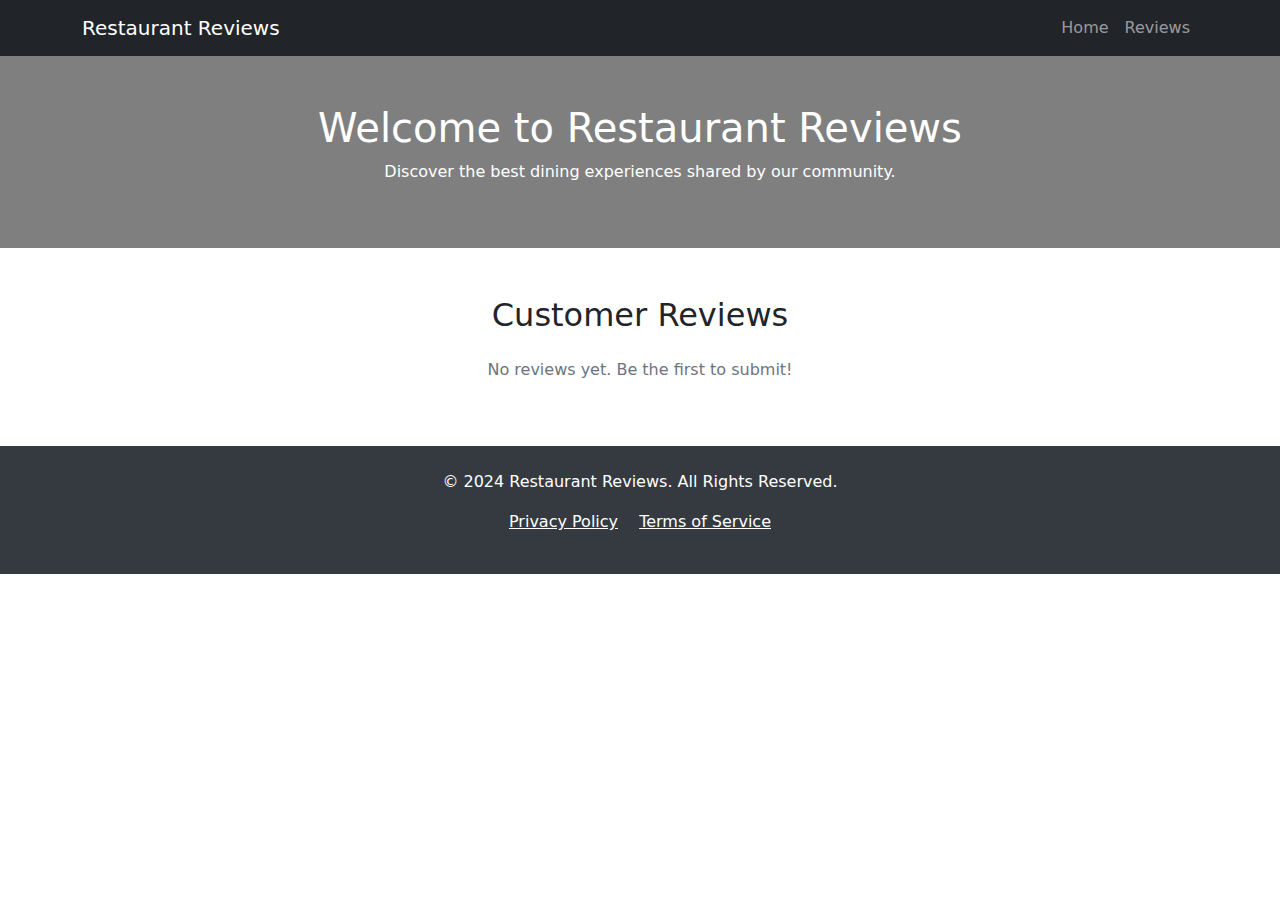
<file: Rest_Review.html>
<!DOCTYPE html>
<html lang="en">
<head>
    <meta charset="UTF-8">
    <meta name="viewport" content="width=device-width, initial-scale=1.0">
    <title>Restaurant Reviews</title>
    <link rel="stylesheet" href="styles10.css">
    <link href="https://cdn.jsdelivr.net/npm/bootstrap@5.3.0-alpha1/dist/css/bootstrap.min.css" rel="stylesheet">
    
</head>
<body>
    <!-- Navigation Bar -->
    <nav class="navbar navbar-expand-lg navbar-dark bg-dark">
        <div class="container">
            <a class="navbar-brand" href="#">Restaurant Reviews</a>
            <button class="navbar-toggler" type="button" data-bs-toggle="collapse" data-bs-target="#navbarNav" aria-controls="navbarNav" aria-expanded="false" aria-label="Toggle navigation">
                <span class="navbar-toggler-icon"></span>
            </button>
            <div class="collapse navbar-collapse" id="navbarNav">
                <ul class="navbar-nav ms-auto">
                    <li class="nav-item"><a class="nav-link" href="index.html">Home</a></li>
                    <li class="nav-item"><a class="nav-link" href="Rest_Review.html">Reviews</a></li>
                </ul>
            </div>
        </div>
    </nav>

    <!-- Header -->
    <header>
        <div class="header-overlay text-center text-white">
            <h1>Welcome to Restaurant Reviews</h1>
            <p>Discover the best dining experiences shared by our community.</p>
        </div>
    </header>

    <!-- Main Content -->
    <main class="container my-5">
        <h2 class="text-center mb-4">Customer Reviews</h2>
        <div id="reviewList" class="row">
            <!-- Reviews will be dynamically inserted here -->
        </div>
    </main>

    <!-- Footer -->
    <footer class="py-4">
        <div class="container text-center">
            <p>&copy; 2024 Restaurant Reviews. All Rights Reserved.</p>
            <p>
                <a href="#" class="text-white me-3">Privacy Policy</a>
                <a href="#" class="text-white">Terms of Service</a>
            </p>
        </div>
    </footer>

    <script>
        // Fetch all reviews from localStorage and display them
        const reviewList = document.getElementById('reviewList');
        const reviews = JSON.parse(localStorage.getItem('reviews')) || [];

        if (reviews.length > 0) {
            reviews.forEach(({ name, review, rating }) => {
                const reviewCard = document.createElement('div');
                reviewCard.classList.add('col-md-6', 'col-lg-4', 'mb-4');
                reviewCard.innerHTML = `
                    <div class="card h-100">
                        <div class="card-body">
                            <h5 class="card-title">${name}</h5>
                            <p class="card-text">${review}</p>
                            <p class="card-text"><strong>Rating:</strong> ${rating}/5</p>
                        </div>
                    </div>
                `;
                reviewList.appendChild(reviewCard);
            });
        } else {
            reviewList.innerHTML = `
                <div class="no-reviews col-12">
                    <p>No reviews yet. Be the first to submit!</p>
                </div>
            `;
        }

        
    </script>


    <!-- Bootstrap JS -->
    <script src="https://cdn.jsdelivr.net/npm/bootstrap@5.3.0-alpha1/dist/js/bootstrap.bundle.min.js"></script>
</body>
</html>
</file>
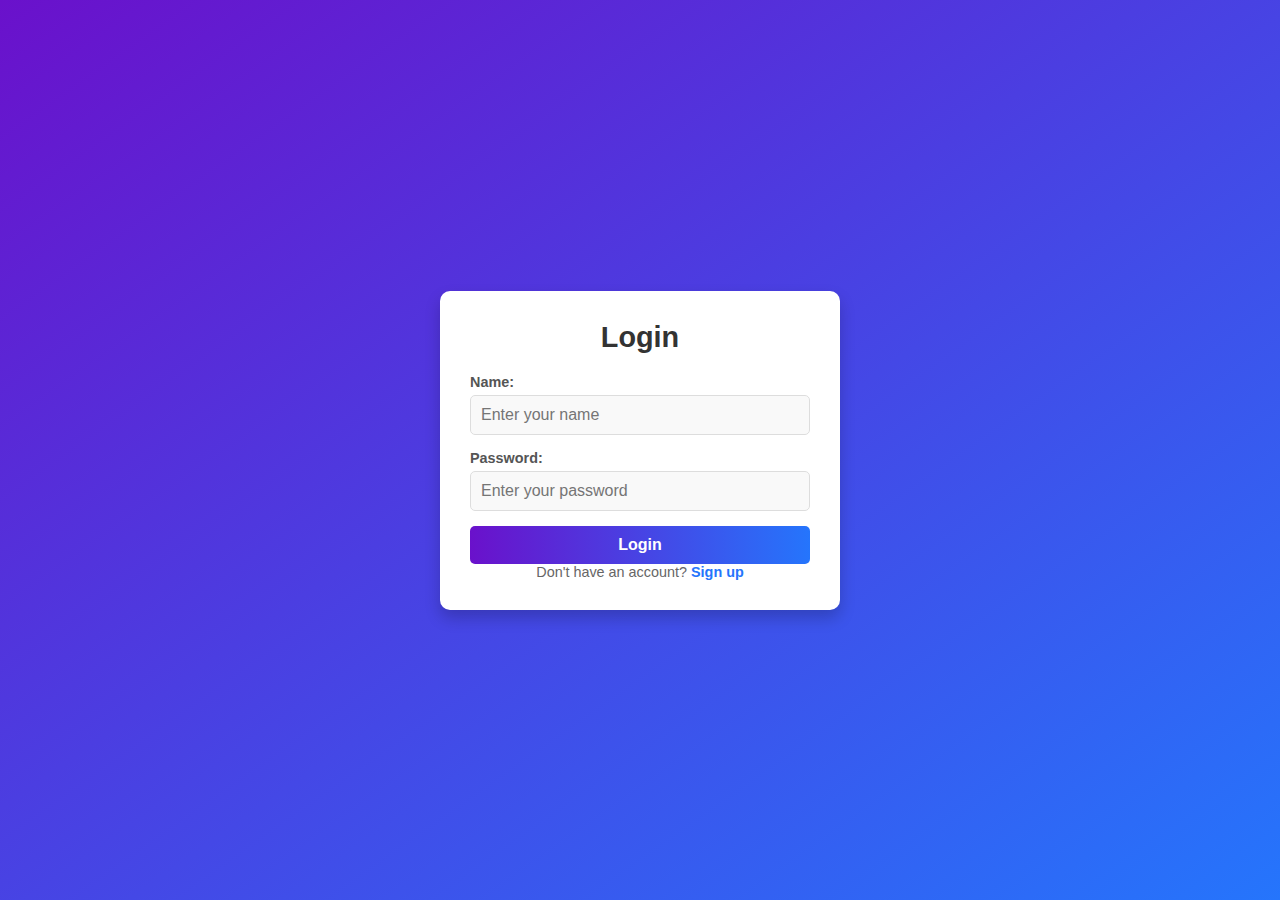
<file: SecurityPage.html>
<!DOCTYPE html>
<html lang="en">
<head>
    <meta charset="UTF-8">
    <meta name="viewport" content="width=device-width, initial-scale=1.0">
    <title>Security Page</title>
    <link rel="stylesheet" href="styles1.css">
</head>
<body>
    <main class="main-container">
        <div class="security-container">
            <div class="form-wrapper">
                <!-- Login Section -->
                <section id="login-section" class="form-container active">
                    <h2 class="form-title">Login</h2>
                    <form id="loginForm" onsubmit="handleLogin(event)">
                        <div class="form-group">
                            <label for="login-username">Name:</label>
                            <input type="text" id="login-username" name="NAME" placeholder="Enter your name" required>
                        </div>
                        <div class="form-group">
                            <label for="login-password">Password:</label>
                            <input type="password" id="login-password" name="PWD" placeholder="Enter your password" required>
                        </div>
                        <button type="submit" class="btn">Login</button>
                    </form>
                    <p class="switch-text">Don't have an account? <a href="#" onclick="showSignup()">Sign up</a></p>
                </section>

                <!-- Signup Section -->
                <section id="signup-section" class="form-container">
                    <h2 class="form-title">Signup</h2>
                    <form id="signupForm" onsubmit="handleSignup(event)">
                        <div class="form-group">
                            <label for="signup-name">Name:</label>
                            <input type="text" id="signup-name" name="NAME" placeholder="Enter your name" required>
                        </div>
                        <div class="form-group">
                            <label for="signup-email">Email:</label>
                            <input type="email" id="signup-email" name="EMAIL" placeholder="Enter your email" required>
                        </div>
                        <div class="form-group">
                            <label for="signup-password">Password:</label>
                            <input type="password" id="signup-password" name="PWD" placeholder="Enter your password" required>
                        </div>
                        <div class="form-group">
                            <label for="signup-phone">Phone Number:</label>
                            <input type="tel" id="signup-phone" name="PH_NO" placeholder="Enter your phone number" required>
                        </div>
                        <div class="form-group">
                            <label for="signup-address">Address:</label>
                            <input type="text" id="signup-address" name="ADDRESS" placeholder="Enter your address" required>
                        </div>
                        <button type="submit" class="btn">Signup</button>
                    </form>
                    <p class="switch-text">Already have an account? <a href="#" onclick="showLogin()">Login</a></p>
                </section>
            </div>
        </div>
    </main>

    <script src="script.js"></script>
    <script>
        // Show login section
        function showLogin() {
            document.getElementById('signup-section').classList.remove('active');
            document.getElementById('login-section').classList.add('active');
        }

        // Show signup section
        function showSignup() {
            document.getElementById('login-section').classList.remove('active');
            document.getElementById('signup-section').classList.add('active');
        }

        // Handle Login
function handleLogin(event) {
    event.preventDefault(); // Prevent form submission
    const username = document.getElementById('login-username').value;
    const password = document.getElementById('login-password').value;

    // Check if username and password are entered
    if (username && password) {
        // Validate the credentials (Here, it's simulated as a simple condition)
        const storedUser = localStorage.getItem('user');
        if (storedUser) {
            const user = JSON.parse(storedUser);
            // Check if entered username and password match the stored credentials
            if (user.username === username && user.password === password) {
                alert('Login successful!');
                window.location.href = 'ConfirmationPage.html'; // Redirect to menu page
            }
        }
        else{
                alert('Wrong Password and Username.Pls give actual Password and Username.');    
            }
    }else {
        alert('Please enter both username and password.');
    }
}


        // Handle Signup
        function handleSignup(event) {
            event.preventDefault(); // Prevent form submission
            const username = document.getElementById('signup-name').value;
            const email = document.getElementById('signup-email').value;
            const password = document.getElementById('signup-password').value;
            const phone = document.getElementById('signup-phone').value;
            const address = document.getElementById('signup-address').value;

            // Here you would send the data to the server to create a new account
            if (username && email && password && phone && address) {
                alert('Signup successful!');
                showLogin(); // Redirect to login page after signup
            } else {
                alert('Please fill out all fields.');
            }
        }
    </script>
</body>
</html>
</file>
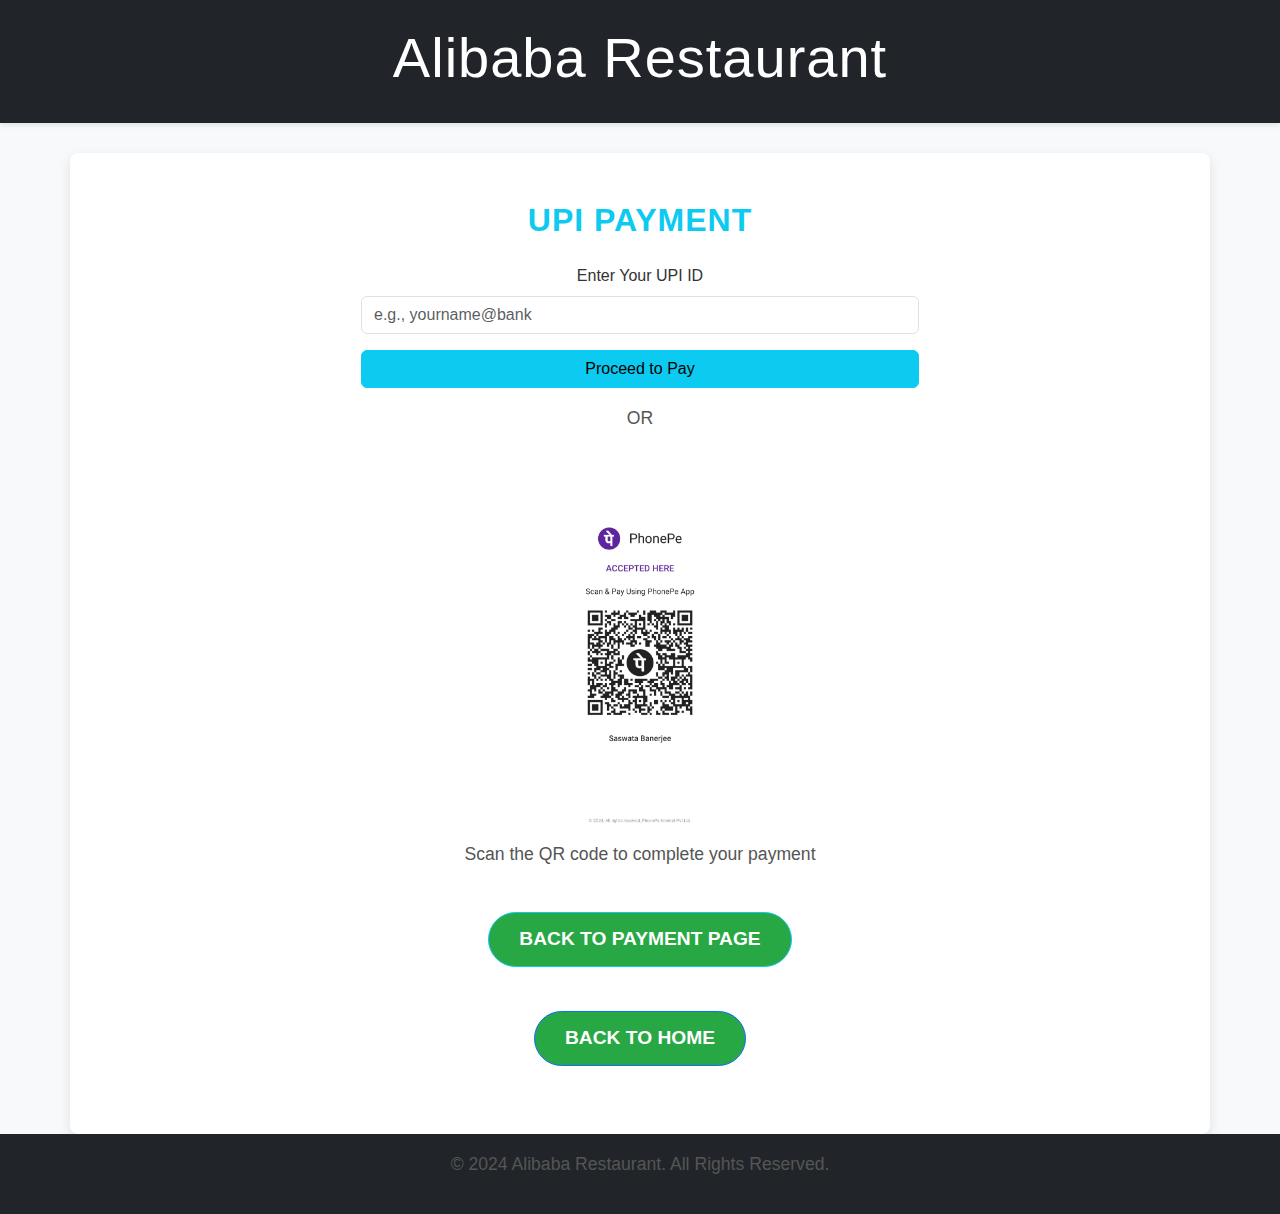
<file: UPI.html>
<!DOCTYPE html>
<html lang="en">
<head>
    <meta charset="UTF-8">
    <meta name="viewport" content="width=device-width, initial-scale=1.0">
    <title>UPI Payment - Alibaba Restaurant</title>
    <link href="https://cdn.jsdelivr.net/npm/bootstrap@5.3.0-alpha1/dist/css/bootstrap.min.css" rel="stylesheet">
    <link rel="stylesheet" href="styles6.css">
</head>
<body>
    <!-- Header -->
    <header class="bg-dark text-white py-4 text-center">
        <h1 class="display-4">Alibaba Restaurant</h1>
    </header>

    <!-- Content -->
    <main class="container py-5">
        <section>
            <h2 class="text-info text-center mb-4">UPI Payment</h2>
            <form class="w-50 mx-auto text-center">
                <div class="mb-3">
                    <label for="upiId" class="form-label">Enter Your UPI ID</label>
                    <input type="text" id="upiId" class="form-control" placeholder="e.g., yourname@bank" required>
                </div>
                <button type="submit" class="btn btn-info w-100">Proceed to Pay</button>
            </form>
            <p class="text-center mt-3">OR</p>
            <div class="text-center">
                <img src="QR_CODE.jpg" alt="Scan QR Code" class="img-fluid rounded" style="max-width: 200px;">
                <p class="mt-2">Scan the QR code to complete your payment</p>
            </div>
            <!-- Back to Home Button -->
            <br>
            <p><a href="Payment.html" class="btn btn-info">Back to Payment Page</a></p>
            <br>
            <p class="text-center">
                <a href="index.html" class="btn btn-primary btn-lg">Back to Home</a>
            </p>
            
        </section>
    </main>

    <!-- Footer -->
    <footer class="bg-dark text-white py-3 text-center">
        <p>© 2024 Alibaba Restaurant. All Rights Reserved.</p>
    </footer>
</body>
</html>
</file>
<file: styles8.css>
/* ========================================================================
   Global Styles
   ======================================================================== */
   body {
    font-family: 'Arial', sans-serif;
    margin: 0;
    padding: 0;
    background-color: #f4f4f9;  /* Soft background for a clean look */
    display: flex;
    flex-direction: column;
    align-items: center;
    justify-content: flex-start;
    height: 100vh;
    color: #333;
}

/* ========================================================================
   Heading Styles
   ======================================================================== */
h2 {
    font-size: 2rem;
    margin-bottom: 20px;
    color: #2d2d2d;
    font-weight: 600;
    letter-spacing: 1px;
    text-align: center;
    text-transform: uppercase;
    border-bottom: 2px solid #4CAF50;
    padding-bottom: 10px;
}

/* ========================================================================
   Bill Summary Section Styles
   ======================================================================== */
#bill-summary {
    width: 90%;
    max-width: 1200px;
    margin-bottom: 30px;
    padding: 30px;
    background-color: #fff;
    border-radius: 12px;
    box-shadow: 0 6px 15px rgba(0, 0, 0, 0.1);
    text-align: center;
    animation: fadeIn 1s ease-out;
}

#bill-summary p {
    font-size: 1.2rem;
    margin: 10px 0;
    color: #333;
}

#bill-summary p span {
    font-weight: bold;
    color: #2a9d8f;
}

/* ========================================================================
   Table Styles (Bill Details)
   ======================================================================== */
table {
    width: 90%;
    max-width: 1200px;
    margin-top: 20px;
    border-collapse: collapse;
    border: 1px solid #ddd;
    background-color: #fff;
    box-shadow: 0 4px 12px rgba(0, 0, 0, 0.1);
    border-radius: 8px;
}

table th,
table td {
    padding: 15px 20px;
    text-align: center;
    font-size: 1.1rem;
    border: 1px solid #ddd;
    background-color: #fafafa;
}

table th {
    background-color: #4CAF50;
    color: white;
    font-weight: bold;
}

table td {
    background-color: #f9f9f9;
}

/* ========================================================================
   Responsive Table Styles
   ======================================================================== */
@media (max-width: 768px) {
    table {
        width: 100%;
        font-size: 1rem;
    }

    table th, table td {
        padding: 12px;
    }

    #bill-summary {
        padding: 15px;
    }
}

/* ========================================================================
   Buttons Styles (General Buttons)
   ======================================================================== */
button {
    padding: 12px 25px;
    background-color: #4CAF50;
    color: white;
    border: none;
    border-radius: 6px;
    font-size: 1.2rem;
    cursor: pointer;
    transition: background-color 0.3s ease, transform 0.2s ease;
    box-shadow: 0 3px 6px rgba(0, 0, 0, 0.1);
    margin-top: 20px;
}

button:hover {
    background-color: #45a049;
    transform: scale(1.05);
}

button:focus {
    outline: none;
    box-shadow: 0 0 5px 3px rgba(76, 175, 80, 0.7);
}

/* ========================================================================
   Scrollable Bill Area
   ======================================================================== */
#bill-summary {
    max-height: 600px;
    overflow-y: auto;  /* Makes the bill summary scrollable */
    padding-right: 20px;
}

/* ========================================================================
   Footer Section Styles
   ======================================================================== */
footer {
    margin-top: 30px;
    font-size: 0.9rem;
    color: #666;
    text-align: center;
}

/* ========================================================================
   Animations
   ======================================================================== */
@keyframes fadeIn {
    from {
        opacity: 0;
        transform: translateY(30px);
    }
    to {
        opacity: 1;
        transform: translateY(0);
    }
}

/* ========================================================================
   Bill Items Highlighted Sections (Optional)
   ======================================================================== */
#totalAmount,
#gstAmount,
#finalAmount {
    font-weight: bold;
    color: #2a9d8f;
    font-size: 1.3rem;
}

.bill-item {
    display: flex;
    justify-content: space-between;
    padding: 15px 0;
    border-bottom: 1px solid #ddd;
}

.bill-item:last-child {
    border-bottom: none;
}

.bill-item span {
    font-size: 1.1rem;
    color: #333;
}

/* ========================================================================
   Responsive Design Enhancements
   ======================================================================== */
@media (max-width: 768px) {
    body {
        padding: 15px;
    }

    h2 {
        font-size: 1.8rem;
        margin-bottom: 20px;
    }

    #bill-summary {
        padding: 20px;
    }

    table th, table td {
        padding: 10px;
        font-size: 1rem;
    }

    button {
        font-size: 1.1rem;
        padding: 10px 20px;
    }
}

/* ========================================================================
   Larger Screens (Desktop)
   ======================================================================== */
@media (min-width: 1024px) {
    body {
        padding: 40px;
    }

    h2 {
        font-size: 2.5rem;
    }

    table {
        width: 80%;
        font-size: 1.2rem;
    }

    button {
        font-size: 1.3rem;
        padding: 14px 28px;
    }
}
</file>
<file: styles7.css>
/* Global Styles */
body {
    font-family: 'Arial', sans-serif;
    margin: 0;
    padding: 0;
    background-color: #f7f7f7;  /* Light background color */
    display: flex;
    flex-direction: column;
    align-items: center;
    justify-content: flex-start;
    height: 100vh;
    color: #333;
}

/* Heading Style */
h1 {
    font-size: 2.5rem;
    margin-bottom: 30px;
    color: #2d2d2d;
    font-weight: 600;
    letter-spacing: 1px;
    text-align: center;
    text-transform: uppercase;
    border-bottom: 2px solid #4CAF50;
    padding-bottom: 10px;
}

/* Cart Items Container */
#cart-items {
    width: 90%;
    max-width: 1200px;
    padding: 30px;
    background-color: #ffffff;
    border-radius: 12px;
    box-shadow: 0 6px 15px rgba(0, 0, 0, 0.1);
    margin-bottom: 30px;
    display: flex;
    flex-direction: column;
    gap: 25px;
    animation: fadeIn 1s ease-out;
}

/* Cart Item */
.cart-item {
    display: flex;
    flex-direction: column;
    gap: 15px;
    background-color: #fafafa;
    padding: 20px;
    border-radius: 10px;
    box-shadow: 0 4px 12px rgba(0, 0, 0, 0.1);
    transition: transform 0.3s ease, background-color 0.3s ease;
}

.cart-item:hover {
    background-color: #f1f1f1;
    transform: translateY(-5px);
}

/* Cart Item Text Styling */
.cart-item p {
    margin: 0;
    font-size: 1.1rem;
    color: #555;
}

/* Item Price Highlight */
.cart-item p strong {
    color: #2a9d8f;
}

/* Remove Button */
.cart-item button {
    align-self: flex-start;
    padding: 10px 20px;
    font-size: 1rem;
    background-color: #f44336;
    color: white;
    border: none;
    border-radius: 5px;
    cursor: pointer;
    transition: background-color 0.3s ease, transform 0.2s ease;
}

.cart-item button:hover {
    background-color: #d32f2f;
    transform: scale(1.05);
}

/* Main Navigation Button (Go Back to Menu) */
button {
    padding: 12px 25px;
    background-color: #4CAF50;
    color: white;
    border: none;
    border-radius: 6px;
    font-size: 1.2rem;
    cursor: pointer;
    transition: background-color 0.3s ease, transform 0.2s ease;
    box-shadow: 0 3px 6px rgba(0, 0, 0, 0.1);
    margin-top: 10px;
}

button:hover {
    background-color: #45a049;
    transform: scale(1.05);
}

button:focus {
    outline: none;
    box-shadow: 0 0 5px 3px rgba(76, 175, 80, 0.7);
}

/* Empty Cart Message */
#cart-items p {
    font-size: 1.2rem;
    color: #888;
    text-align: center;
}

/* Footer/Bottom Section */
footer {
    margin-top: 30px;
    font-size: 0.9rem;
    color: #666;
    text-align: center;
}

/* Scrollable Cart Area */
#cart-items {
    max-height: 600px;
    overflow-y: auto;
    padding-right: 20px;
}

/* Card Shadows and Hover Effect */
.cart-item {
    box-shadow: 0 6px 18px rgba(0, 0, 0, 0.15);
}

.cart-item:hover {
    box-shadow: 0 12px 30px rgba(0, 0, 0, 0.2);
}

/* New Animations */
@keyframes fadeIn {
    from {
        opacity: 0;
        transform: translateY(30px);
    }
    to {
        opacity: 1;
        transform: translateY(0);
    }
}

/* Responsive Design - Mobile */
@media (max-width: 768px) {
    body {
        padding: 20px;
    }

    h1 {
        font-size: 1.8rem;
        margin-bottom: 20px;
    }

    #cart-items {
        padding: 15px;
        width: 100%;
    }

    .cart-item {
        padding: 15px;
        gap: 12px;
    }

    button {
        font-size: 1.1rem;
        padding: 10px 20px;
    }

    .cart-item p {
        font-size: 1rem;
    }
}

/* Desktop - Larger Screens */
@media (min-width: 1024px) {
    body {
        padding: 50px;
    }

    h1 {
        font-size: 3rem;
    }

    #cart-items {
        width: 80%;
        max-width: 1000px;
    }

    .cart-item {
        padding: 25px;
    }

    button {
        font-size: 1.3rem;
        padding: 14px 28px;
    }
}
</file>
<file: styles6.css>
/* ========================================================================
   Global Styles
   ======================================================================== */
   body {
    font-family: 'Arial', sans-serif;
    background-color: #f8f9fa; /* Light background color for a clean, modern look */
    color: #333;  /* Standard text color for good readability */
    margin: 0;
    padding: 0;
    display: flex;
    flex-direction: column;
    height: 100vh;
}

/* ========================================================================
   Header Styles
   ======================================================================== */
header {
    background-color: #343a40;  /* Dark background for header */
    color: white;
    padding: 20px 0;
    text-align: center;
    box-shadow: 0 2px 5px rgba(0, 0, 0, 0.1);
}

header h1 {
    font-size: 2.5rem;
    font-weight: bold;
    letter-spacing: 1px;
}

/* ========================================================================
   Main Content Styles
   ======================================================================== */
main {
    flex: 1;
    background-color: white;
    border-radius: 8px;
    box-shadow: 0 4px 12px rgba(0, 0, 0, 0.1);
    padding: 40px 20px;
    margin-top: 30px;
}

h2 {
    font-size: 2rem;
    color: #28a745;  /* Green color for 'Order by Delivery' */
    margin-bottom: 20px;
    font-weight: 600;
    letter-spacing: 1px;
    text-transform: uppercase;
}

p {
    font-size: 1.1rem;
    color: #555;  /* Slightly lighter color for the body text */
    line-height: 1.6;
    margin-bottom: 20px;
    text-align: center;
}

a.btn {
    background-color: #28a745;  /* Green button to match theme */
    color: white;
    font-size: 1.2rem;
    padding: 12px 30px;
    text-transform: uppercase;
    font-weight: bold;
    border-radius: 50px;
    transition: background-color 0.3s, transform 0.3s;
    text-decoration: none;
    display: inline-block;
}

a.btn:hover {
    background-color: #218838;  /* Darker green on hover */
    transform: scale(1.05);  /* Slight scaling effect */
}

a.btn:focus {
    outline: none;
    box-shadow: 0 0 5px rgba(40, 167, 69, 0.7); /* Focus effect */
}

/* ========================================================================
   Footer Styles
   ======================================================================== */
footer {
    background-color: #343a40;  /* Dark footer to match header */
    color: white;
    padding: 15px 0;
    font-size: 0.9rem;
    text-align: center;
}

/* ========================================================================
   Responsive Design Enhancements
   ======================================================================== */
@media (max-width: 768px) {
    main {
        padding: 30px 15px;
    }

    header h1 {
        font-size: 2rem;
    }

    h2 {
        font-size: 1.5rem;
    }

    p {
        font-size: 1rem;
        line-height: 1.4;
    }

    a.btn {
        font-size: 1rem;
        padding: 10px 25px;
    }
}

@media (max-width: 576px) {
    header h1 {
        font-size: 1.8rem;
    }

    main {
        padding: 20px;
    }

    h2 {
        font-size: 1.3rem;
    }

    p {
        font-size: 0.95rem;
    }

    a.btn {
        font-size: 0.9rem;
        padding: 8px 20px;
    }
}
</file>
<file: styles3.css>
/* General Styles */
* {
    margin: 0;
    padding: 0;
    box-sizing: border-box;
    font-family: 'Arial', sans-serif;
}

/* Body Styles */
body {
    background-color: #f4f4f9;
    color: #333;
    line-height: 1.6;
    font-size: 16px;
}

/* Header Styles */
header {
    background-color: #2c3e50;
    color: white;
    padding: 20px 0;
    text-align: center;
    box-shadow: 0 2px 5px rgba(0, 0, 0, 0.1);
}

header h1 {
    font-size: 2.5rem;
    font-weight: bold;
    letter-spacing: 1px;
}

/* Main Section Styles */
main {
    padding: 40px 15px;
    background-color: #f4f4f9;
}

.confirmation-box {
    width: 100%;
    max-width: 500px;
    background-color: white;
    box-shadow: 0 4px 8px rgba(0, 0, 0, 0.1);
    border-radius: 8px;
    margin: 0 auto;
    padding: 30px;
    text-align: center;
    transition: transform 0.3s ease;
}

.confirmation-box:hover {
    transform: translateY(-10px);
}

.confirmation-box h2 {
    font-size: 2rem;
    color: #27ae60;
    margin-bottom: 20px;
}

.confirmation-box p {
    font-size: 1.1rem;
    color: #555;
    margin-bottom: 30px;
}

.btn {
    background-color: #3498db;
    color: white;
    font-size: 16px;
    padding: 12px 20px;
    border: none;
    border-radius: 5px;
    cursor: pointer;
    transition: background-color 0.3s ease;
    width: 100%; /* Button takes full width on small screens */
}

.btn:hover {
    background-color: #2980b9;
}

/* Footer Section Styles */
footer {
    background-color: #2c3e50;
    color: white;
    padding: 15px 0;
    text-align: center;
    margin-top: 50px;
}

/* Responsive Design */
@media (max-width: 1024px) {
    /* Adjust header font size */
    header h1 {
        font-size: 2rem;
    }

    /* Make confirmation box a bit smaller */
    .confirmation-box {
        width: 90%;  /* Take up 90% width for medium screens */
        padding: 25px;
    }

    .confirmation-box h2 {
        font-size: 1.8rem;
    }

    .confirmation-box p {
        font-size: 1rem;
    }

    .btn {
        font-size: 14px;
        padding: 10px 18px;
    }
}

@media (max-width: 768px) {
    /* Adjust header font size and padding for smaller screens */
    header h1 {
        font-size: 1.8rem;
        padding: 15px 0;
    }

    /* Make confirmation box even smaller and more mobile-friendly */
    .confirmation-box {
        width: 85%;  /* 85% width for mobile devices */
        padding: 20px;
    }

    .confirmation-box h2 {
        font-size: 1.6rem;
    }

    .confirmation-box p {
        font-size: 1rem;
    }

    /* Style the button to be more compact and mobile-friendly */
    .btn {
        font-size: 14px;
        padding: 10px 18px;
        width: 100%; /* Full width on mobile */
    }
}

@media (max-width: 480px) {
    /* Header font size and padding adjustments for very small screens */
    header h1 {
        font-size: 1.6rem;
        padding: 10px 0;
    }

    /* Confirmation box width */
    .confirmation-box {
        width: 90%; /* Maximize width for smaller screens */
        padding: 15px;
    }

    .confirmation-box h2 {
        font-size: 1.5rem;
    }

    .confirmation-box p {
        font-size: 0.9rem;
    }

    /* Button size and full-width behavior on very small screens */
    .btn {
        font-size: 14px;
        padding: 12px 20px;
        width: 100%; /* Full width button */
    }
}

/* Further improvement for extremely small screens like portrait smartphones */
@media (max-width: 375px) {
    header h1 {
        font-size: 1.4rem; /* Even smaller font size for ultra small screens */
        padding: 10px 0;
    }

    .confirmation-box {
        width: 90%;
        padding: 15px;
    }

    .confirmation-box h2 {
        font-size: 1.4rem;
    }

    .confirmation-box p {
        font-size: 0.9rem;
    }

    .btn {
        font-size: 14px;
        padding: 12px 20px;
        width: 100%; /* Full width button for tiny screens */
    }
}

/* New Styles for Animation */
@keyframes fadeIn {
    0% {
        opacity: 0;
    }
    100% {
        opacity: 1;
    }
}

body, .confirmation-box, footer {
    animation: fadeIn 1s ease-out;
}

/* Smooth Scrolling */
html {
    scroll-behavior: smooth;
}

/* Links Styling */
a {
    color: inherit;
    text-decoration: none;
}

a:hover {
    text-decoration: underline;
}

/* Add a shadow effect to the footer */
footer {
    box-shadow: 0 -2px 5px rgba(0, 0, 0, 0.1);
}
</file>
<file: styles9.css>
/* ========================================================================
   Global Styles
   ======================================================================== */
   body {
    font-family: 'Arial', sans-serif;
    background-color: #f8f9fa;  /* Light background color for clean design */
    color: #333;  /* Text color for good readability */
    margin: 0;
    padding: 0;
    display: flex;
    flex-direction: column;
    min-height: 100vh;
    box-sizing: border-box;
}

/* ========================================================================
   Header Styles
   ======================================================================== */
header {
    background: linear-gradient(to right, #4e54c8, #8f94fb);  /* Gradient background */
    color: #fff;
    padding: 20px;
    box-shadow: 0 4px 10px rgba(0, 0, 0, 0.1);
    text-align: center;
}

header h1 {
    font-size: 2.5rem;
    font-weight: 700;
    letter-spacing: 1px;
}

/* ========================================================================
   Main Content Styles
   ======================================================================== */
main {
    flex: 1;
    background-color: #fff;
    box-shadow: 0 4px 8px rgba(0, 0, 0, 0.1);
    padding: 2rem;
    border-radius: 10px;
    margin: 2rem 1rem;
}

main h2 {
    font-size: 2rem;
    font-weight: bold;
    color: #4e54c8;
    margin-bottom: 1.5rem;
}

main p {
    font-size: 1.1rem;
    line-height: 1.6;
    color: #555;
    margin-bottom: 1.5rem;
}

/* ========================================================================
   Form Styles
   ======================================================================== */
.form-label {
    font-weight: bold;
    color: #333;
}

input, select, textarea {
    width: 100%;
    padding: 0.8rem;
    font-size: 1rem;
    border-radius: 8px;
    border: 1px solid #ccc;
    margin-bottom: 1.2rem;
    transition: border-color 0.3s;
}

input:focus, select:focus, textarea:focus {
    border-color: #4e54c8;
    outline: none;
}

textarea {
    min-height: 120px;
}

/* ========================================================================
   Button Styles
   ======================================================================== */
.btn-primary {
    background-color: #4e54c8;
    border: none;
    color: #fff;
    padding: 12px 30px;
    font-size: 1.1rem;
    font-weight: bold;
    text-transform: uppercase;
    border-radius: 50px;
    cursor: pointer;
    transition: background-color 0.3s, transform 0.3s;
}

.btn-primary:hover {
    background-color: #3c42a5;  /* Darker shade on hover */
    transform: scale(1.05);
}

.btn-primary:focus {
    outline: none;
    box-shadow: 0 0 5px rgba(78, 84, 200, 0.7);  /* Subtle focus effect */
}

/* ========================================================================
   Responsive Design Enhancements
   ======================================================================== */

/* Mobile-first: By default, styles are optimized for smaller devices */
@media (max-width: 768px) {
    header h1 {
        font-size: 2rem;
    }

    main {
        padding: 1.5rem;
        margin: 1rem;
    }

    main h2 {
        font-size: 1.6rem;
    }

    main p {
        font-size: 1rem;
    }

    .form-label {
        font-size: 1rem;
    }

    input, select, textarea {
        padding: 0.8rem;
    }

    .btn-primary {
        width: 100%;
        padding: 14px 20px;
        font-size: 1rem;
    }
}

/* Tablet and small desktop (1024px and below) */
@media (max-width: 1024px) {
    main {
        padding: 2rem;
        margin: 1rem 3rem;
    }

    .form-label {
        font-size: 1.1rem;
    }

    input, select, textarea {
        font-size: 1rem;
    }

    .btn-primary {
        padding: 12px 24px;
    }
}

/* Larger desktop screens (1025px and above) */
@media (min-width: 1025px) {
    main {
        width: 70%;
        margin: 2rem auto;
    }

    header h1 {
        font-size: 2.5rem;
    }

    main h2 {
        font-size: 2rem;
    }

    main p {
        font-size: 1.2rem;
    }

    .form-label {
        font-size: 1.2rem;
    }

    input, select, textarea {
        font-size: 1.1rem;
    }

    .btn-primary {
        padding: 14px 40px;
        font-size: 1.1rem;
    }
}

/* ========================================================================
   Footer Styles
   ======================================================================== */
footer {
    background-color: #343a40;
    color: white;
    padding: 15px 0;
    font-size: 0.9rem;
    text-align: center;
    margin-top: 40px;
}

/* ========================================================================
   Animations for Smooth Effects
   ======================================================================== */
@keyframes fadeIn {
    0% {
        opacity: 0;
        transform: translateY(20px);
    }
    100% {
        opacity: 1;
        transform: translateY(0);
    }
}

body {
    animation: fadeIn 0.8s ease-out;
}
</file>
<file: styles5.css>
/* ========================================================================
   Global Styles
   ======================================================================== */
   body {
    font-family: 'Arial', sans-serif;
    background-color: #f8f9fa;  /* Light gray background for a clean, modern look */
    color: #333;  /* Text color for good readability */
    margin: 0;
    padding: 0;
    display: flex;
    flex-direction: column;
    height: 100vh;
}

/* ========================================================================
   Header Styles
   ======================================================================== */
header {
    background-color: #343a40;  /* Dark header for contrast */
    color: white;
    padding: 20px 0;
    box-shadow: 0 2px 5px rgba(0, 0, 0, 0.1);
    margin-bottom: 20px;  /* Creates space below the header */
}

header .container {
    max-width: 1140px;
    padding: 0 20px;
}

header h1 {
    font-size: 2.5rem;
    font-weight: 700;
    letter-spacing: 1px;
}

/* ========================================================================
   Payment Options Section
   ======================================================================== */
main {
    flex: 1;
    padding: 0 20px;
    background-color: #f8f9fa;
}

.payment-options-section {
    margin-top: 40px;
    padding-bottom: 60px;  /* Added space at the bottom */
}

.payment-options-section h2 {
    font-size: 2rem;
    color: #007bff;  /* Blue color for emphasis */
    text-align: center;
    font-weight: 600;
    margin-bottom: 30px;
    text-transform: uppercase;
}

.payment-options-section h2 u {
    text-decoration-color: #007bff;
}

/* ========================================================================
   Payment Cards Styling
   ======================================================================== */
.row {
    display: flex;
    justify-content: space-around;
    gap: 30px;
}

.card {
    border-radius: 10px;
    transition: transform 0.3s ease, box-shadow 0.3s ease;
    background-color: white;
    box-shadow: 0 4px 12px rgba(0, 0, 0, 0.1);
}

.card:hover {
    transform: translateY(-5px);
    box-shadow: 0 6px 15px rgba(0, 0, 0, 0.15);
}

.card-body {
    padding: 30px;
    text-align: center;
}

.card-title {
    font-size: 1.5rem;
    font-weight: 600;
    color: #333;
    margin-bottom: 20px;
}

.card-text {
    font-size: 1rem;
    color: #666;
    margin-bottom: 20px;
}

.card-btn {
    font-size: 1.1rem;
    padding: 12px 30px;
    border-radius: 50px;
    text-transform: uppercase;
    font-weight: 600;
    transition: background-color 0.3s, transform 0.2s;
    width: 80%;
}

/* Card Color Variations */
.card:nth-child(1) .card-title {
    color: #28a745;  /* Green for Order By Delivery */
}

.card:nth-child(2) .card-title {
    color: #007bff;  /* Blue for Net Banking */
}

.card:nth-child(3) .card-title {
    color: #17a2b8;  /* Cyan for UPI */
}

.card .btn-success {
    background-color: #28a745;
    border-color: #28a745;
}

.card .btn-primary {
    background-color: #007bff;
    border-color: #007bff;
}

.card .btn-info {
    background-color: #17a2b8;
    border-color: #17a2b8;
}

/* ========================================================================
   Hover Effects for Buttons
   ======================================================================== */
.card-btn:hover {
    transform: scale(1.05);
}

.card-btn:focus {
    outline: none;
    box-shadow: 0 0 5px rgba(0, 123, 255, 0.6);
}

/* ========================================================================
   Responsive Design Enhancements
   ======================================================================== */
@media (max-width: 768px) {
    main {
        padding: 20px;
    }

    .payment-options-section h2 {
        font-size: 1.5rem;
    }

    .row {
        flex-direction: column;
        gap: 20px;
    }

    .card {
        width: 100%;
        box-shadow: 0 6px 12px rgba(0, 0, 0, 0.1);
    }

    .card-btn {
        width: 90%;
    }
}

@media (max-width: 576px) {
    header h1 {
        font-size: 2rem;
    }

    .payment-options-section h2 {
        font-size: 1.3rem;
    }

    .card {
        width: 100%;
        box-shadow: none;
    }

    .card-btn {
        width: 100%;
        padding: 10px 20px;
    }
}

/* ========================================================================
   Footer Styles
   ======================================================================== */
footer {
    background-color: #343a40;
    color: white;
    padding: 15px 0;
    font-size: 0.9rem;
    text-align: center;
}

/* ========================================================================
   Animations and Transitions
   ======================================================================== */
@keyframes fadeIn {
    0% {
        opacity: 0;
        transform: translateY(30px);
    }
    100% {
        opacity: 1;
        transform: translateY(0);
    }
}

body {
    animation: fadeIn 0.8s ease-out;
}
.text-center {
    text-align: center;
}
</file>
<file: styles4.css>
/* General Styling */
body {
    font-family: 'Arial', sans-serif;
    background-color: #f4f4f9;
    margin: 0;
    padding: 0;
    color: #333;
}

header {
    background-color: #343a40;
    color: white;
    padding: 1.5rem 0;
    position: sticky;
    top: 0;
    z-index: 100;
}

header h1 {
    font-size: 2.5rem;
    margin: 0;
    font-weight: bold;
}

header nav button {
    font-size: 1rem;
    padding: 0.5rem 1rem;
    background-color: #6c757d;
    border: none;
    border-radius: 0.25rem;
    color: white;
    transition: background-color 0.3s;
}

header nav button:hover {
    background-color: #495057;
}

footer {
    background-color: #343a40;
    color: white;
    padding: 1rem;
    position: relative;
    text-align: center;
}

/* Main Section */
main {
    padding: 2rem;
    max-width: 1200px;
    margin: 0 auto;
    background-color: white;
    border-radius: 10px;
    box-shadow: 0 4px 8px rgba(0, 0, 0, 0.1);
    margin-top: 2rem;
}

h2 {
    text-align: center;
    color: #007bff;
    font-weight: bold;
    text-decoration: underline;
    margin-bottom: 1.5rem;
}

.menu-section {
    padding: 2rem;
}

.row.g-4 {
    display: flex;
    flex-wrap: wrap;
    gap: 1.5rem;
}

.col-md-4 {
    flex: 1 1 calc(33.33% - 1.5rem);
    margin-bottom: 1.5rem;
}

/* Menu Card Styling */
.menu-item {
    background-color: white;
    box-shadow: 0 4px 8px rgba(0, 0, 0, 0.1);
    border-radius: 10px;
    overflow: hidden;
    transition: transform 0.3s ease, box-shadow 0.3s ease;
}

.menu-item:hover {
    transform: translateY(-10px);
    box-shadow: 0 8px 16px rgba(0, 0, 0, 0.2);
}

.card-body {
    padding: 1rem;
}

.card-title {
    font-size: 1.5rem;
    font-weight: bold;
    color: #333;
    margin-bottom: 1rem;
}

.price {
    font-size: 1.2rem;
    color: #e74c3c;
    font-weight: bold;
    margin-bottom: 1rem;
}

.rating-container {
    text-align: center;
    margin-bottom: 1.5rem;
}

.rating .fas.fa-star,
.rating .fas.fa-star-half-alt {
    color: gold;
    margin-right: 2px;
}

.rating .far.fa-star {
    color: lightgray;
    margin-right: 2px;
}

.quantity-container {
    display: flex;
    justify-content: center;
    align-items: center;
    margin-bottom: 1rem;
}

.quantity-input {
    width: 50px;
    text-align: center;
    font-size: 1.2rem;
    border: 1px solid #ccc;
    padding: 0.5rem;
    border-radius: 5px;
}

.quantity-input:focus {
    outline: none;
    border-color: #007bff;
}

button {
    background-color: #28a745;
    color: white;
    border: none;
    padding: 0.75rem 2rem;
    font-size: 1.2rem;
    border-radius: 5px;
    cursor: pointer;
    transition: background-color 0.3s ease, transform 0.3s ease;
}

button:hover {
    background-color: #218838;
    transform: translateY(-3px);
}

/* Total Amount Display */
.total-amount {
    font-size: 1.2rem;
    font-weight: bold;
    color: #333;
    margin-top: 1rem;
}

/* Cart Button Styling */
.d-flex.justify-content-center {
    margin-top: 2rem;
}

.btn-warning {
    font-size: 1.5rem;
    padding: 1rem 2.5rem;
    border-radius: 5px;
    background-color: #f39c12;
    border: none;
}

.btn-warning:hover {
    background-color: #e67e22;
}

/* Footer */
footer {
    background-color: #343a40;
    color: white;
    padding: 1rem;
    position: relative;
    text-align: center;
    margin-top: 3rem;
}

/* Responsive Design */
@media (max-width: 1024px) {
    .col-md-4 {
        flex: 1 1 calc(50% - 1rem);
    }
}

@media (max-width: 768px) {
    main {
        padding: 1rem;
    }

    h2 {
        font-size: 1.8rem;
    }

    .col-md-4 {
        flex: 1 1 100%;
    }

    .quantity-container {
        flex-direction: column;
        align-items: flex-start;
    }

    .quantity-input {
        width: 70px;
        margin: 0.5rem 0;
    }

    button {
        width: 100%;
    }

    .menu-item .card-body {
        padding: 1rem;
    }

    .menu-item {
        flex: 1 1 100%;
    }
}

@media (max-width: 480px) {
    header h1 {
        font-size: 2rem;
    }

    .price {
        font-size: 1rem;
    }

    .rating-container p {
        font-size: 0.9rem;
    }

    .card-title {
        font-size: 1.25rem;
    }

    .menu-item {
        margin-bottom: 1rem;
    }

    .menu-item img {
        height: 200px;
        object-fit: cover;
    }

    .total-amount {
        font-size: 1rem;
    }

    .btn-warning {
        font-size: 1.2rem;
        padding: 0.75rem 2rem;
    }
}
</file>
<file: styles10.css>
body {
    font-family: 'Arial', sans-serif;
    background-color: #f8f9fa;
}
header {
    background-image: url('https://via.placeholder.com/1500x500'); /* Replace with a relevant image */
    background-size: cover;
    background-position: center;
    color: white;
}
.header-overlay {
    background-color: rgba(0, 0, 0, 0.5);
    padding: 3rem;
}
footer {
    background-color: #343a40;
    color: white;
}
.card {
    border: none;
    border-radius: 8px;
    box-shadow: 0 2px 5px rgba(0, 0, 0, 0.2);
}
.no-reviews {
    color: #6c757d;
    text-align: center;
}
</file>
<file: styles.css>
/* General Reset */
* {
    margin: 0;
    padding: 0;
    box-sizing: border-box;
}

/* Body Styles */
body {
    font-family: 'Arial', sans-serif;
    background-color: #f4f4f9;
    color: #333;
    line-height: 1.6;
}

/* Header Section */
.header {
    background-color: #333;
    color: #e17e0d;
    text-align: center;
    padding: 20px 0;
}

.header h1 {
    font-size: 2.5rem;
    font-weight: bold;
}

/* Navigation Buttons */
.navigation button {
    margin: 0 10px;
    padding: 12px 18px;
    background-color: #555;
    color: #e9d827;
    border: none;
    border-radius: 8px;
    cursor: pointer;
    transition: background-color 0.3s ease;
}

.navigation button:hover {
    background-color: #e17e0d;
}

/* Main Content */
main {
    padding: 30px 0;
}

/* Hero Section */
.hero-section {
    background-color: #2c3e50;
    color: white;
    padding: 50px 0;
}

.hero-section h2 {
    font-size: 2.5rem;
    font-weight: bold;
}

.hero-section p {
    font-size: 1.2rem;
    margin-top: 20px;
}

/* About Us Section */
.about-us-section {
    padding: 50px 0;
    background-color: #a0dc4b;
}

.section-title {
    font-size: 2rem;
    font-weight: 600;
    color: #2c3e50;
}

.about-us-content img {
    width: 100%;
    max-width: 500px;
    border-radius: 8px;
    margin-bottom: 20px;
}

.about-location-hours ul {
    list-style-type: none;
    padding: 0;
    text-align: center;
}

.about-location-hours li {
    font-size: 1.1rem;
    margin: 10px 0;
}

/* Our Story Section */
.our-story {
    background-color: #e9b518;
    padding: 50px 0;
}

.our-story iframe {
    width: 100%;
    max-width: 800px;
    height: 400px;
    border-radius: 8px;
    box-shadow: 0 4px 8px rgba(0, 0, 0, 0.1);
}

/* Contact Information Section */
.contact-info {
    padding: 50px 0;
    background-color: #31762f;
}

.contact-info ul {
    list-style-type: none;
    padding: 0;
    font-size: 1.1rem;
}

.contact-info li {
    margin: 10px 0;
}

/* Social Media Section */
.social-media {
    background-color: #ac4a8b;
    padding: 50px 0;
}

.social-media-buttons {
    display: flex;
    justify-content: center;
    gap: 20px;
}

.social-button {
    padding: 12px 20px;
    font-size: 1.1rem;
    border-radius: 8px;
    text-decoration: none;
    transition: background-color 0.3s ease;
}

/* Social Media Button Colors */
.btn-facebook {
    background-color: #3b5998;
    color: rgb(32, 215, 133);
}

.btn-facebook:hover {
    background-color: #2d4373;
}

.btn-instagram {
    background-color: #C13584;
    color: rgb(72, 160, 189);
}

.btn-instagram:hover {
    background-color: #9c2c6c;
}

.btn-danger {
    background-color: #FF0000;
    color: wheat;
}

.btn-danger:hover {
    background-color: #cc0000;
}

.btn-info {
    background-color: #1DA1F2;
    color: rgb(196, 59, 59);
}

.btn-info:hover {
    background-color: #0d8bf2;
}

/* Footer Section */
.footer {
    background-color: #333;
    color: #e9d827;
    padding: 20px;
    text-align: center;
    font-size: 1rem;
}

/* Responsive Adjustments */
@media (max-width: 768px) {
    .navigation button {
        margin: 5px;
        padding: 8px 14px;
    }

    .social-media-buttons {
        flex-direction: column;
    }

    .social-button {
        margin-bottom: 10px;
    }
}
</file>
<file: styles1.css>
/* General Reset */
* {
    margin: 0;
    padding: 0;
    box-sizing: border-box;
}

/* Body Styling */
body {
    font-family: 'Arial', sans-serif;
    background: linear-gradient(to bottom right, #6a11cb, #2575fc);
    color: #fff;
    display: flex;
    justify-content: center;
    align-items: center;
    height: 100vh;
    overflow: hidden;
}

/* Main container */
.main-container {
    width: 100%;
    max-width: 1200px;
    padding: 20px;
}

/* Security container */
.security-container {
    background: #fff;
    color: #333;
    border-radius: 10px;
    box-shadow: 0 8px 16px rgba(0, 0, 0, 0.2);
    overflow: hidden;
    max-width: 400px;
    margin: auto;
    padding: 30px;
}

/* Form Wrapper */
.form-wrapper {
    display: flex;
    flex-direction: column;
    align-items: center;
    gap: 20px;
}

/* Form Container */
.form-container {
    display: none;
    width: 100%;
}

.form-container.active {
    display: block;
}

/* Form Title */
.form-title {
    font-size: 1.8rem;
    margin-bottom: 20px;
    color: #333;
    text-align: center;
}

/* Form Group */
.form-group {
    margin-bottom: 15px;
}

label {
    display: block;
    font-size: 0.9rem;
    margin-bottom: 5px;
    font-weight: bold;
    color: #555;
}

input {
    width: 100%;
    padding: 10px;
    font-size: 1rem;
    border: 1px solid #ddd;
    border-radius: 5px;
    transition: 0.3s ease;
    background-color: #f9f9f9;
}

input:focus {
    border-color: #6a11cb;
    outline: none;
    background-color: #fff;
}

/* Button Styling */
.btn {
    width: 100%;
    padding: 10px;
    font-size: 1rem;
    font-weight: bold;
    background: linear-gradient(to right, #6a11cb, #2575fc);
    color: #fff;
    border: none;
    border-radius: 5px;
    cursor: pointer;
    transition: 0.3s ease;
}

.btn:hover {
    background: linear-gradient(to left, #6a11cb, #2575fc);
    box-shadow: 0 4px 8px rgba(0, 0, 0, 0.2);
}

/* Switch Text */
.switch-text {
    font-size: 0.9rem;
    color: #666;
    text-align: center;
}

.switch-text a {
    color: #2575fc;
    font-weight: bold;
    text-decoration: none;
    transition: 0.3s ease;
}

.switch-text a:hover {
    text-decoration: underline;
}

/* Responsive Design */
@media (max-width: 768px) {
    .security-container {
        padding: 20px;
    }
    .form-title {
        font-size: 1.5rem;
    }
    input {
        font-size: 0.9rem;
    }
    .btn {
        font-size: 0.9rem;
    }
}
</file>
